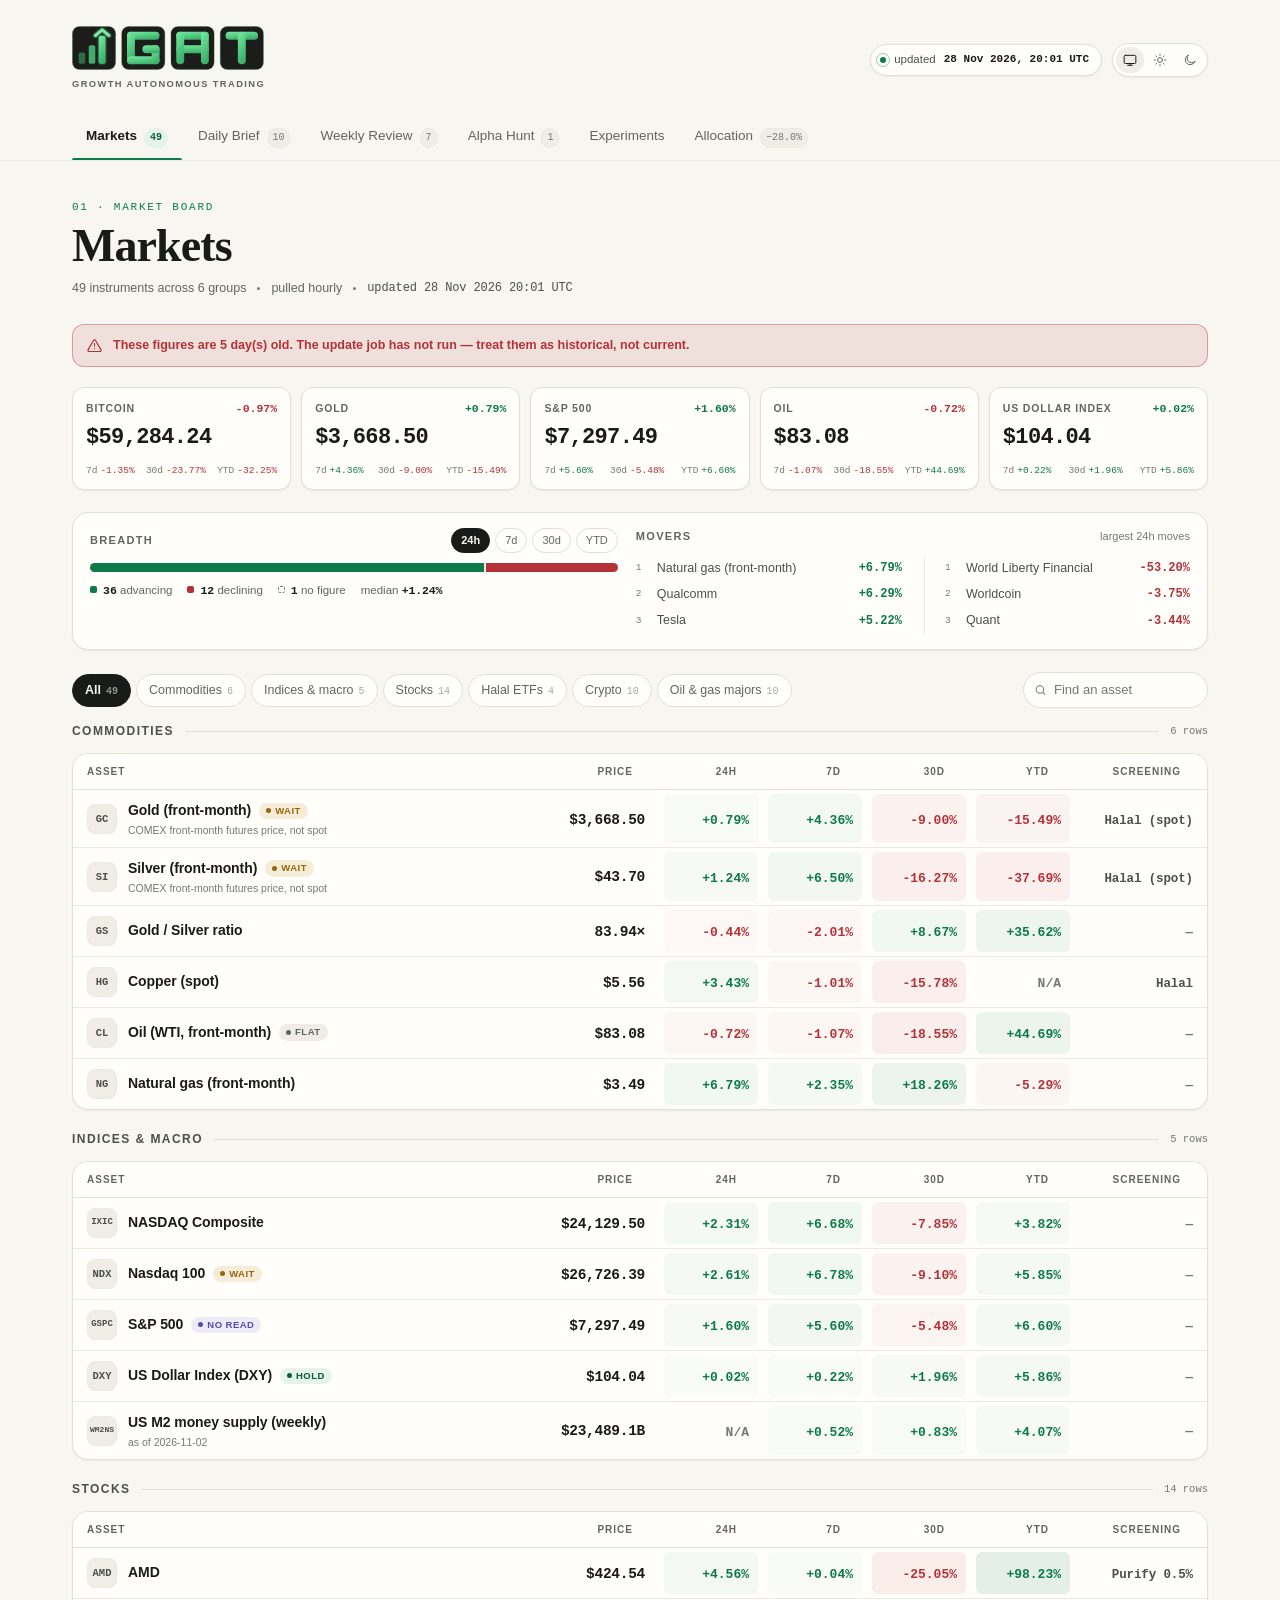
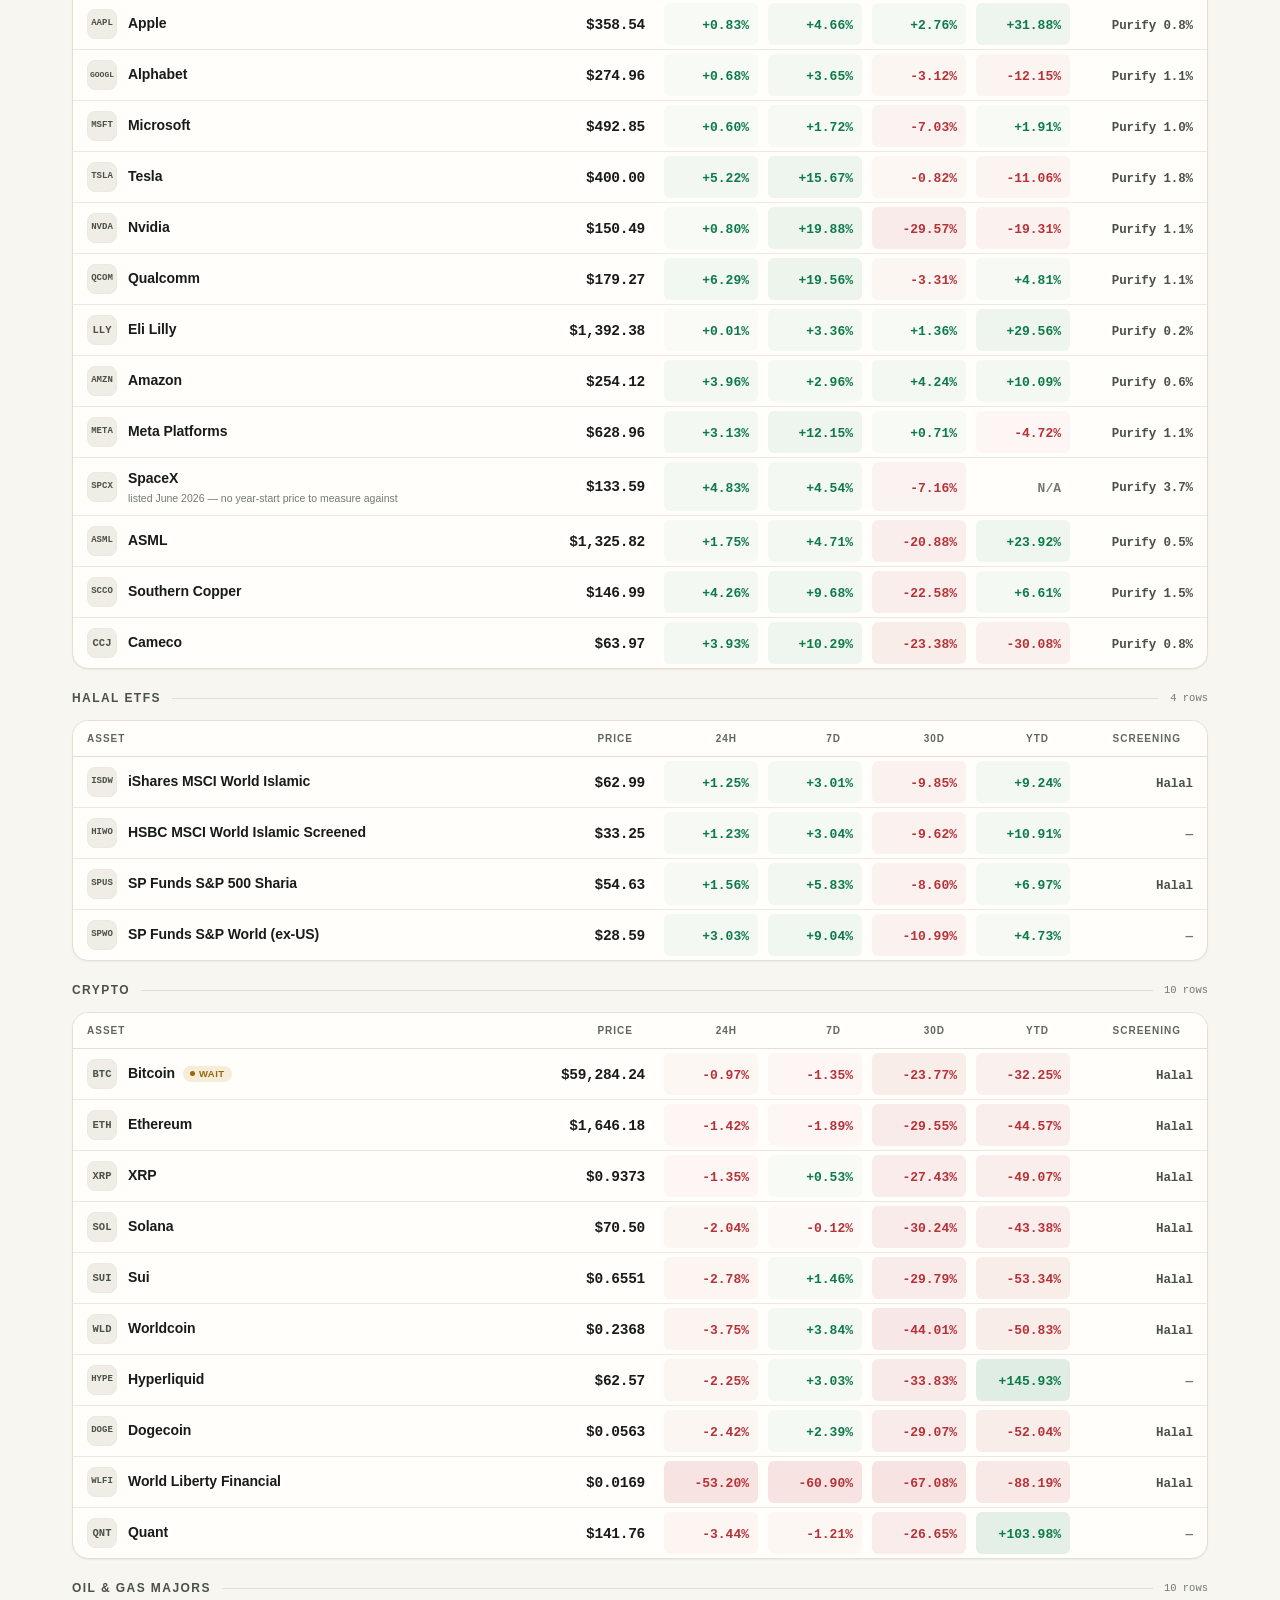
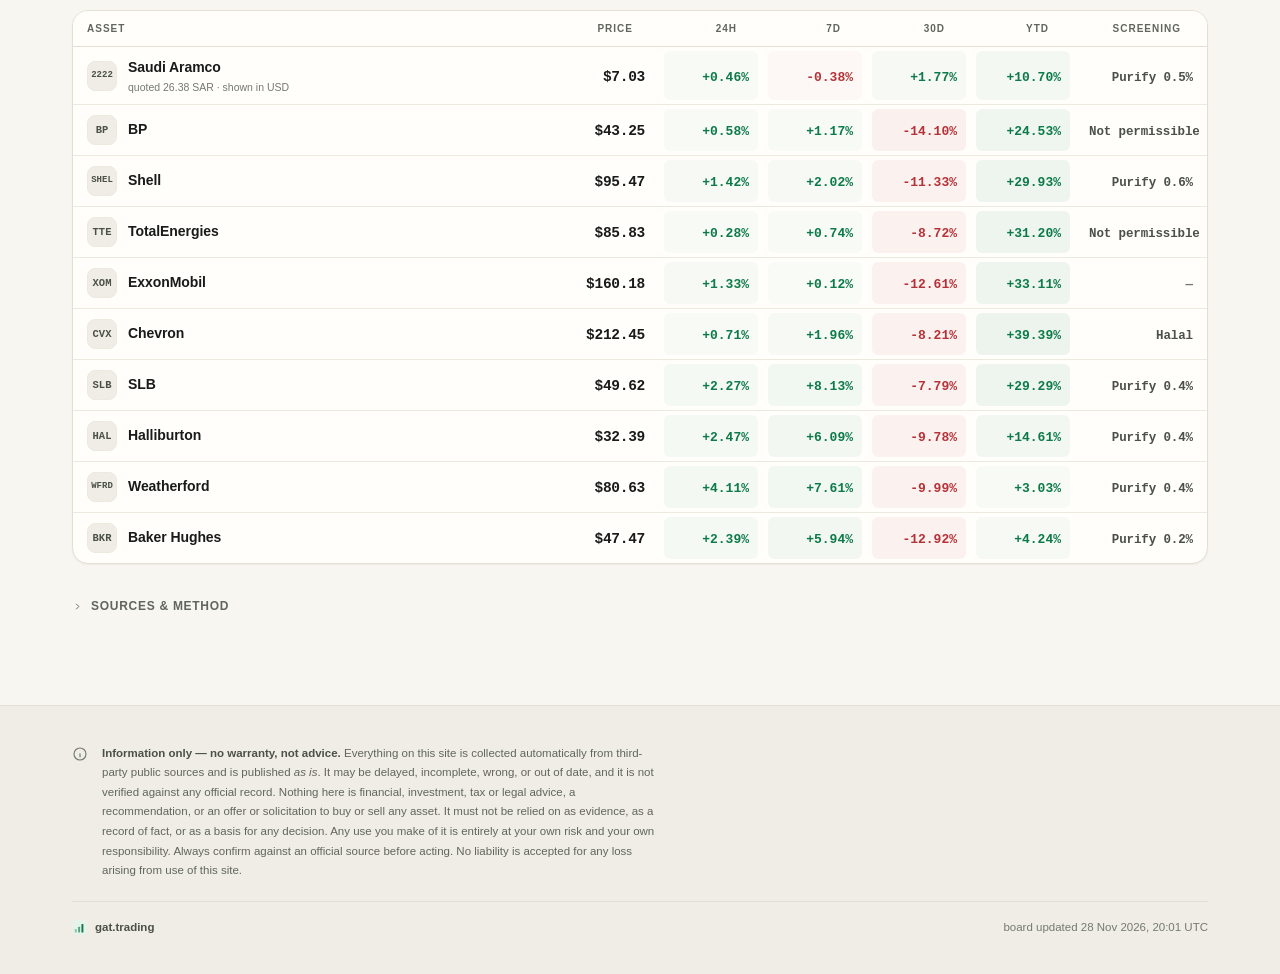
<file: index.html>
<!doctype html>
<html lang="en">
<head>
<meta charset="utf-8">
<meta name="viewport" content="width=device-width, initial-scale=1, viewport-fit=cover">
<title>gat.trading — Growth Autonomous Trading</title>
<meta name="description" content="Asset prices updated hourly, a daily market brief, a weekly review, a counted alpha hunt, the final results of two trading experiments, and an allocation shown only in percent.">
<meta name="color-scheme" content="light dark">
<meta name="theme-color" content="#f7f6f1" media="(prefers-color-scheme: light)">
<meta name="theme-color" content="#0b0d0c" media="(prefers-color-scheme: dark)">
<meta name="apple-mobile-web-app-capable" content="yes">
<meta name="apple-mobile-web-app-title" content="gat.trading">
<meta name="apple-mobile-web-app-status-bar-style" content="black-translucent">
<link rel="icon" href="data:image/svg+xml,<svg xmlns='http://www.w3.org/2000/svg' viewBox='0 0 100 100'><rect width='100' height='100' rx='22' fill='%230d7a4a'/><rect x='20' y='58' width='14' height='26' rx='4' fill='white' opacity='.45'/><rect x='43' y='42' width='14' height='42' rx='4' fill='white' opacity='.7'/><rect x='66' y='24' width='14' height='60' rx='4' fill='white'/></svg>">
<link rel="stylesheet" href="assets/style.css?v=23">
<link rel="stylesheet" href="assets/final.css?v=1">
</head>
<body>

<header class="mast shell">
  <div class="mastrow">
    <div class="lockup">
    <!-- GAT mark. Inline SVG so it stays sharp at any density and adds no request. -->
    <svg class="logo" viewBox="0 0 436 100" role="img" aria-label="GAT" focusable="false">
      <defs>
        <linearGradient id="gatg" x1="0" y1="0" x2="0.35" y2="1">
          <stop offset="0"   stop-color="#74EBA1"/>
          <stop offset="1"   stop-color="#3CB16A"/>
        </linearGradient>
        <filter id="gatglow" x="-60%" y="-60%" width="220%" height="220%">
          <feGaussianBlur stdDeviation="2.6" result="b"/>
          <feMerge><feMergeNode in="b"/><feMergeNode in="SourceGraphic"/></feMerge>
        </filter>
      </defs>

      <!-- tile 1 — ascending bars breaking out -->
      <g transform="translate(0,0)">
        <rect class="tile" x="1" y="1" width="98" height="98" rx="16"/>
        <rect x="15" y="60" width="15" height="26" rx="4" fill="#2E6E47"/>
        <rect x="38" y="44" width="15" height="42" rx="4" fill="#43A96C"/>
        <rect x="61" y="23" width="15" height="63" rx="4" fill="url(#gatg)" filter="url(#gatglow)"/>
        <path d="M53 22 L68.5 8.5 L84 22" fill="none" stroke="#74EBA1" stroke-width="6.5"
              stroke-linecap="round" stroke-linejoin="round" filter="url(#gatglow)"/>
      </g>

      <!-- G -->
      <g transform="translate(112,0)" fill="url(#gatg)">
        <rect class="tile" x="1" y="1" width="98" height="98" rx="16"/>
        <rect x="13" y="13" width="74" height="18" rx="9"/>
        <rect x="13" y="13" width="18" height="74" rx="9"/>
        <rect x="13" y="69" width="74" height="18" rx="9"/>
        <rect x="69" y="44" width="18" height="43" rx="9"/>
        <rect x="48" y="44" width="39" height="18" rx="9"/>
      </g>

      <!-- A -->
      <g transform="translate(224,0)" fill="url(#gatg)">
        <rect class="tile" x="1" y="1" width="98" height="98" rx="16"/>
        <rect x="13" y="13" width="74" height="18" rx="9"/>
        <rect x="13" y="44" width="74" height="18" rx="9"/>
        <rect x="13" y="13" width="18" height="74" rx="9"/>
        <rect x="69" y="13" width="18" height="74" rx="9"/>
      </g>

      <!-- T -->
      <g transform="translate(336,0)" fill="url(#gatg)">
        <rect class="tile" x="1" y="1" width="98" height="98" rx="16"/>
        <rect x="13" y="13" width="74" height="18" rx="9"/>
        <rect x="41" y="13" width="18" height="74" rx="9"/>
      </g>
    </svg>
      <div class="tagline">Growth Autonomous Trading</div>
    </div>
    <div class="mastright">
      <div class="folio"><span class="pulse"></span><span class="fl-x">updated</span> <b id="folio">loading…</b></div>
      <div class="themer" role="group" aria-label="Colour theme">
        <button id="th-auto" aria-pressed="true" title="Match system">
          <svg viewBox="0 0 24 24"><rect x="2" y="4" width="20" height="14" rx="2"/><path d="M8 21h8M12 18v3"/></svg><span class="sr">Automatic</span></button>
        <button id="th-light" aria-pressed="false" title="Light">
          <svg viewBox="0 0 24 24"><circle cx="12" cy="12" r="4.2"/><path d="M12 2v2M12 20v2M4.9 4.9l1.4 1.4M17.7 17.7l1.4 1.4M2 12h2M20 12h2M4.9 19.1l1.4-1.4M17.7 6.3l1.4-1.4"/></svg><span class="sr">Light</span></button>
        <button id="th-dark" aria-pressed="false" title="Dark">
          <svg viewBox="0 0 24 24"><path d="M20.5 14.6A8.6 8.6 0 1 1 9.4 3.5a6.9 6.9 0 0 0 11.1 11.1Z"/></svg><span class="sr">Dark</span></button>
      </div>
    </div>
  </div>
</header>

<div class="navwrap">
  <nav class="shell tabs" role="tablist" aria-label="Sections">
    <span class="ink" aria-hidden="true"></span>
    <button class="tab" role="tab" aria-selected="true"  aria-controls="p-markets" data-p="markets" id="tab-markets">Markets <span class="k" id="k-markets"></span></button>
    <button class="tab" role="tab" aria-selected="false" aria-controls="p-brief"   data-p="brief"   id="tab-brief">Daily Brief <span class="k" id="k-brief"></span></button>
    <button class="tab" role="tab" aria-selected="false" aria-controls="p-weekly"  data-p="weekly"  id="tab-weekly">Weekly Review <span class="k" id="k-weekly"></span></button>
    <button class="tab" role="tab" aria-selected="false" aria-controls="p-alpha"   data-p="alpha"   id="tab-alpha">Alpha Hunt <span class="k" id="k-alpha"></span></button>
    <button class="tab" role="tab" aria-selected="false" aria-controls="p-experiments" data-p="experiments" id="tab-experiments">Experiments <span class="k" id="k-experiments"></span></button>
    <button class="tab" role="tab" aria-selected="false" aria-controls="p-allocation" data-p="allocation" id="tab-allocation">Allocation <span class="k" id="k-allocation"></span></button>
  </nav>
</div>

<main class="shell">

  <!-- ============ MARKETS ============ -->
  <section class="panel on" id="p-markets" role="tabpanel" aria-labelledby="tab-markets" tabindex="0">
    <div class="phead">
      <div class="no">01 · MARKET BOARD</div>
      <h1>Markets</h1>
      <div class="psub" id="mk-sub"></div>
    </div>
    <div id="status" class="status">Loading market data…</div>
    <div id="mk-vintage"></div>
    <div class="tape" id="mk-tape"></div>
    <div id="mk-breadth"></div>
    <div class="controls" id="mk-controls"></div>
    <div id="mk-tables"></div>

    <details class="notes">
      <summary><svg viewBox="0 0 24 24"><path d="m9 6 6 6-6 6"/></svg>Sources &amp; method</summary>
      <div class="nbody">
      <ul>
        <li><b>How it works.</b> Prices are pulled every hour by a scheduled job and stored. This page reads that stored file — it never calls a price API itself, so it costs nothing to visit and behaves the same at any level of traffic.</li>
        <li><b>Crypto</b> — CoinGecko. <b>Equities, ETFs, indices, DXY, oil &amp; gas</b> — Yahoo Finance; London-listed funds are quoted from their USD lines. <b>Gold, silver</b> — COMEX front-month futures (not spot), price and history. <b>Copper</b> — live spot. <b>US M2</b> — the St.&nbsp;Louis Fed (FRED).</li>
        <li><b>Oil and natural gas</b> are front-month futures. There is no free spot feed for either, and the front-month contract is the price the market actually quotes.</li>
        <li><b>US M2</b> is published weekly and in arrears, so its date is older than the rest of the table and it has no 24h figure. Its changes are measured from the publication date, not from today.</li>
        <li><b>N/A</b> means a figure genuinely cannot be computed yet — not zero. Copper has no free spot history, so its changes fill in as days accumulate. SpaceX listed in June 2026, so it has no year-start price to measure against.</li>
        <li>Percentages come from each source's own history where it exists, so a missed day never distorts a number.</li>
      </ul>
      </div>
    </details>
  </section>

  <!-- ============ DAILY BRIEF ============ -->
  <section class="panel" id="p-brief" role="tabpanel" aria-labelledby="tab-brief" tabindex="0">
    <div class="phead">
      <div class="no">02 · EDITED FOR CONSEQUENCE</div>
      <h1>Daily Brief</h1>
      <div class="psub" id="br-sub"></div>
    </div>
    <div id="briefstatus" class="status">Loading brief…</div>
    <div id="br-stale"></div>
    <div id="br-empty"></div>
    <div id="br-main" hidden>
      <article class="feature" id="br-feature"></article>
      <div class="bgrid">
        <aside class="toc" id="br-toc" aria-label="Sections in this brief"></aside>
        <div id="br-body"></div>
      </div>
    </div>
  </section>

  <!-- ============ WEEKLY REVIEW ============ -->
  <section class="panel" id="p-weekly" role="tabpanel" aria-labelledby="tab-weekly" tabindex="0">
    <div class="phead">
      <div class="no">03 · FROZEN BEFORE, SCORED AFTER</div>
      <h1>Weekly Review</h1>
      <div class="psub" id="wk-sub"></div>
    </div>
    <div id="weeklystatus" class="status">Loading weekly review…</div>
    <div id="wk-notice"></div>
    <div id="wk-empty"></div>
    <div id="wk-mflow-alt"></div>
    <div id="wk-main" hidden>
      <div id="wk-lede"></div>
      <div id="wk-mflow"></div>
      <div class="stitle"><h2>The record</h2><span class="rule"></span><span class="tag">scored by script, never by hand</span></div>
      <div class="record" id="wk-record"></div>
      <div id="wk-calflag"></div>
      <div class="stitle"><h2>Seven instruments</h2><span class="rule"></span><span class="tag" id="wk-astag"></span></div>
      <div class="acards" id="wk-cards"></div>
      <div id="wk-coh"></div>
      <section class="legend">
        <h2>The seven states</h2>
        <div class="legrows" id="wk-legend"></div>
        <p class="legfoot">These describe the market's state, not a portfolio position. Every number on this tab is produced by a deterministic script from frozen, backtested parameters; the written commentary explains those numbers and may never change them. Forecasts are stored before the period they cover and scored after it by script — the record above includes every call, and a declined read is never free.</p>
      </section>
    </div>
  </section>

  <!-- ============ ALPHA HUNT ============ -->
  <section class="panel" id="p-alpha" role="tabpanel" aria-labelledby="tab-alpha" tabindex="0">
    <div class="phead">
      <div class="no">04 · APPEND-ONLY REGISTER</div>
      <h1>Alpha Hunt</h1>
      <div class="psub" id="al-sub"></div>
    </div>
    <div id="alphastatus" class="status">Loading alpha hunt…</div>
    <div id="al-stale"></div>
    <div id="al-empty-state"></div>
    <div id="al-main" hidden>
      <div class="stitle"><h2>The count</h2><span class="rule"></span><span class="tag">counts, never rates</span></div>
      <div class="ledger" id="al-ledger"></div>
      <div id="al-statement"></div>
      <div id="al-empty"></div>
      <div id="al-calls"></div>
      <div class="stitle"><h2>How the hunt works</h2><span class="rule"></span></div>
      <div class="principles">
        <div class="pr">
          <h4><svg viewBox="0 0 24 24"><path d="M12 3 3 7.5v5c0 4.6 3.8 8.4 9 9.5 5.2-1.1 9-4.9 9-9.5v-5Z"/><path d="m9 12 2 2 4-4"/></svg>One way to be wrong</h4>
          <p>A call is a disagreement with a stated, cited consensus — and it is born with the one observable that would prove it wrong, written down before anyone knows the answer.</p>
        </div>
        <div class="pr">
          <h4><svg viewBox="0 0 24 24"><path d="M4 5h11l5 5v9a1 1 0 0 1-1 1H4a1 1 0 0 1-1-1V6a1 1 0 0 1 1-1Z"/><path d="M14 5v5h5M7 14h8M7 17h5"/></svg>Never edited</h4>
          <p>Reviews append to the trail every week; a published call's consensus, disagreement, kill condition and arrival marker are never edited. Status judges the idea, not the price: a call can strengthen while its instrument falls.</p>
        </div>
        <div class="pr">
          <h4><svg viewBox="0 0 24 24"><path d="M5 20V9M12 20V4M19 20v-7"/><path d="M3 20h18"/></svg>Counts, never rates</h4>
          <p>With a handful of calls a year, a quoted accuracy figure would be noise wearing a uniform — so this tab refuses to print one. The record above is counts, never rates, by design. No percentage appears here.</p>
        </div>
      </div>
      <section class="legend">
        <h2>The five statuses</h2>
        <div class="legrows" id="al-legend"></div>
      </section>
    </div>
  </section>

  <!-- ============ EXPERIMENTS ============ -->
  <!-- Final since 2026-11-10: both experiments ended 9 Nov 2026. Two fixed reports, no data files, no updates. -->
  <section class="panel" id="p-experiments" role="tabpanel" aria-labelledby="tab-experiments" tabindex="0">
    <div class="phead">
      <div class="no">05 · TWO EXPERIMENTS, FINAL RESULTS</div>
      <h1>Experiments</h1>
      <div class="psub" id="ex-sub"><span>2 experiments, both ended 9 Nov 2026</span><span class="sep"></span><span class="num">final, not updated</span></div>
    </div>

    <div class="xtabs" role="tablist" aria-label="Experiments sections">
      <button class="xtab" role="tab" aria-selected="true"  data-x="mgat">MGAT Alpha v3.1 — Final result</button>
      <button class="xtab" role="tab" aria-selected="false" data-x="hades">Hades — Final result</button>
    </div>

    <div class="xpane on" id="x-mgat" role="tabpanel">
<article class="fr" id="fr-mgat">
  <header class="fr-top">
    <div class="fr-eyebrow"><span class="fr-pill">Final result</span><span>Ended 9 Nov 2026</span><span>Paper money · $8,000</span><span>This page is final and will not change</span></div>
    <h2>MGAT Alpha v3.1: could rule-based trading programs beat simply holding the same coins?</h2>
    <p class="fr-dek">Eight automated programs traded cryptocurrencies on paper, every hour, for eleven weeks, against rules for judging that were written and signed before the first trade. This is the final account of what they did and what it shows.</p>
  </header>

  <section class="fr-sum" aria-label="Summary of results">
    <span class="lbl">Summary of results</span>
    <p class="fr-verdict">No strategy family showed a reliable advantage over holding the same coins after fees. The programs lagged holding while prices rose and lost less while prices fell, which is what holding cash does, not what good trade selection does. The experiment was stopped on 9 November 2026 and will not continue with real money.</p>
    <div class="fr-tiles">
      <div class="fr-tile"><span class="k">Trades closed</span><span class="v">139</span><span class="s">of a planned 200; 7 still open at the stop</span></div>
      <div class="fr-tile"><span class="k">Closed trades, retained</span><span class="v dn">−$227.15</span><span class="s">135 trades; +$170.52 as booked with 4 unverifiable trades</span></div>
      <div class="fr-tile"><span class="k">Account value</span><span class="v">$8,154.90</span><span class="s">+1.9% as booked, open positions included</span></div>
      <div class="fr-tile"><span class="k">Profit factor</span><span class="v dn">0.78</span><span class="s">dollars won per dollar lost, 135 trades</span></div>
    </div>
    <ul class="fr-points">
      <li><b>Formal verdict: inconclusive for all four families.</b> The outside price check that was meant to confirm every trade confirmed none of them, so under the signed rules no family could pass or fail.</li>
      <li><b>Picking small coins lost.</b> The two small-coin families (BC, MED) lost money in the falling segment and had the largest samples.</li>
      <li><b>The AI adviser could not tell winners from losers.</b> Trades it approved and trades it rejected lost almost the same (−5.3% and −5.5%).</li>
      <li><b>Three independent AI readers</b>, from three different companies, read the frozen records and all recommended ending the experiment.</li>
    </ul>
  </section>

  <section class="fr-sec">
    <h3><span class="n">1</span>The experiment</h3>
    <p>MGAT tested one question: <b>does an automated trading program earn more than an investor who buys the same coins and holds them?</b> Version 3.1 removed everything except the trading logic. It traded on paper: real market prices, simulated money, no slippage. That made the rules the only thing being tested.</p>
    <p>A dedicated computer ran one decision round every hour, day and night. It held <b>$8,000 of paper money in eight programs of $1,000 each</b>: one each for the L1, BC and MED families and five for DEX, one per blockchain network. Each purchase used 15% of a program's available cash (minimum $20, maximum $600), at most three positions per program, with exchange fees of 0.1% to 0.3% charged on every buy and sell.</p>
    <div class="fr-tw"><table class="frt">
      <caption><b>The four strategy families.</b> Each family is a separate hypothesis with its own entry and exit rules.</caption>
      <tr><th>Family</th><th class="l">What it bought</th><th>Take-profit</th><th>Stop-loss</th><th>Time limit</th></tr>
      <tr><td>L1</td><td class="l">20 of the largest coins (Bitcoin, Ether, Solana and others) when up 2% in 24 hours and above their 20-day average</td><td>+12%</td><td>−8%</td><td>7 days</td></tr>
      <tr><td>DEX</td><td class="l">New tokens on decentralised exchanges with rising price and enough trading; five programs, but only the Sui and BNB Chain ones ever traded</td><td>+25%</td><td>−12%</td><td>3 days</td></tr>
      <tr><td>BC</td><td class="l">Coins worth over $100 million, up 3% in 24 hours, with a guard against buying a sharp fall</td><td>+20%</td><td>−10%</td><td>7 days</td></tr>
      <tr><td>MED</td><td class="l">Coins that had been heavily sold (14-day RSI of 35 or less) or had just closed back above their 20-day average</td><td>+15%</td><td>−10%</td><td>14 days</td></tr>
    </table></div>
    <p>Two AI advisers recorded an opinion on trades without any power to change them: a simple built-in rule from the start, and from 13 October a large language model (Sonnet).</p>
  </section>

  <section class="fr-sec">
    <h3><span class="n">2</span>Test period and how it was judged</h3>
    <p>The programs traded from <b>25 August to 8 November 2026</b>. The operator stopped the run on 9 November at 20:26 UTC, at 139 of the 200 planned trades; the books were frozen and fingerprinted at that moment. The rules for judging were signed before the first trade, so the results could not be read selectively afterwards:</p>
    <ul>
      <li>The run ends at 200 closed trades, on 30 January 2027, or earlier by the operator.</li>
      <li>A software repair on 7 October splits the run into <b>segment 1</b> (before) and <b>segment 2</b> (after). Each family is judged on segment 2 alone and the two are never pooled.</li>
      <li>A family passes only with at least 30 trades, a positive average after fees, a positive average even without its two best trades, and a better yearly return than both the Nasdaq-100 and the S&amp;P 500.</li>
      <li>Every trade must be confirmed by a separate, outside price record.</li>
    </ul>
    <p>Reaching 200 trades would have taken about five more weeks, and no family was close enough to the pass line for those trades to change the answer, so the run was stopped early.</p>
  </section>

  <section class="fr-sec">
    <h3><span class="n">3</span>Results</h3>
    <h4>The fleet as a whole</h4>
    <p>The 139 closed trades booked <b>+$170.52</b>. Four of them, on BNB Chain, took their prices from a single source that could not be cross-checked; one alone booked +$515.83. The signed rules exclude them. <b>The 135 retained trades lost $227.15</b>, an average of −1.4% per trade after fees, with 34% of trades profitable. At the stop the account stood at $8,154.90, including 7 open positions bought for $728.11. The largest fall from a peak was 5.4% as booked, 11.2% without the four unverifiable trades.</p>
    <figure class="fr-fig"><div class="sc"><svg class="frc" viewBox="0 0 760 330" role="img" aria-label="MGAT account value against Bitcoin, both indexed to 100 on 25 August 2026" xmlns="http://www.w3.org/2000/svg"><line x1="50.0" y1="294.0" x2="632.0" y2="294.0" class="g"/><text x="42.0" y="298.0" class="t" text-anchor="end">92.5</text><line x1="50.0" y1="254.6" x2="632.0" y2="254.6" class="g"/><text x="42.0" y="258.6" class="t" text-anchor="end">95</text><line x1="50.0" y1="215.1" x2="632.0" y2="215.1" class="g"/><text x="42.0" y="219.1" class="t" text-anchor="end">97.5</text><line x1="50.0" y1="175.7" x2="632.0" y2="175.7" class="g"/><text x="42.0" y="179.7" class="t" text-anchor="end">100</text><line x1="50.0" y1="136.3" x2="632.0" y2="136.3" class="g"/><text x="42.0" y="140.3" class="t" text-anchor="end">102.5</text><line x1="50.0" y1="96.9" x2="632.0" y2="96.9" class="g"/><text x="42.0" y="100.9" class="t" text-anchor="end">105</text><line x1="50.0" y1="57.4" x2="632.0" y2="57.4" class="g"/><text x="42.0" y="61.4" class="t" text-anchor="end">107.5</text><line x1="50.0" y1="18.0" x2="632.0" y2="18.0" class="g"/><text x="42.0" y="22.0" class="t" text-anchor="end">110</text><line x1="50.0" y1="175.7" x2="632.0" y2="175.7" class="z"/><line x1="383.7" y1="18.0" x2="383.7" y2="294.0" class="m"/><text x="389.7" y="30.0" class="t" text-anchor="start">repair, 7 Oct</text><text x="104.3" y="314.0" class="t" text-anchor="middle">1 Sep</text><text x="337.1" y="314.0" class="t" text-anchor="middle">1 Oct</text><text x="577.7" y="314.0" class="t" text-anchor="middle">1 Nov</text><path d="M50.0,175.7 L57.8,166.0 L65.5,141.4 L73.3,189.6 L81.0,181.9 L88.8,192.9 L96.6,174.9 L104.3,197.8 L112.1,199.8 L119.8,120.9 L127.6,153.2 L135.4,149.8 L143.1,139.5 L150.9,164.2 L158.6,177.4 L166.4,180.4 L174.2,215.3 L181.9,202.1 L189.7,201.0 L197.4,209.8 L205.2,182.7 L213.0,233.8 L220.7,222.6 L228.5,218.3 L236.2,128.6 L244.0,121.3 L251.8,122.7 L259.5,13.4 L267.3,21.7 L275.0,58.1 L282.8,57.8 L290.6,64.0 L298.3,57.4 L306.1,56.6 L313.8,76.1 L321.6,72.8 L329.4,73.6 L337.1,48.4 L344.9,55.7 L352.6,50.9 L360.4,15.2 L368.2,30.6 L375.9,34.9 L383.7,79.7 L391.4,111.1 L399.2,93.5 L407.0,86.4 L414.7,70.6 L422.5,109.2 L430.2,82.7 L438.0,112.6 L445.8,101.3 L453.5,113.9 L461.3,116.4 L469.0,103.9 L476.8,107.5 L484.6,85.6 L492.3,64.2 L500.1,117.9 L507.8,122.5 L515.6,128.5 L523.4,143.3 L531.1,143.4 L538.9,128.1 L546.6,119.4 L554.4,186.7 L562.2,199.2 L569.9,194.9 L577.7,179.4 L585.4,210.3 L593.2,197.5 L601.0,136.3 L608.7,224.9 L616.5,229.8 L624.2,229.4 L632.0,249.8" style="fill:none;stroke:var(--faint);stroke-width:2;stroke-linejoin:round"/><path d="M50.0,175.7 L57.8,178.3 L65.5,178.1 L73.3,185.7 L81.0,190.3 L88.8,195.3 L96.6,183.3 L104.3,181.0 L112.1,177.4 L119.8,171.2 L127.6,169.7 L135.4,156.7 L143.1,154.8 L150.9,150.2 L158.6,151.0 L166.4,165.1 L174.2,163.2 L181.9,161.3 L189.7,188.1 L197.4,193.1 L205.2,189.1 L213.0,202.6 L220.7,208.5 L228.5,203.6 L236.2,182.5 L244.0,177.2 L251.8,175.7 L259.5,164.3 L267.3,161.6 L275.0,171.8 L282.8,171.1 L290.6,153.0 L298.3,157.3 L306.1,154.4 L313.8,154.8 L321.6,157.1 L329.4,56.6 L337.1,59.8 L344.9,61.4 L352.6,55.0 L360.4,50.6 L368.2,52.4 L375.9,55.8 L383.7,68.2 L391.4,73.5 L399.2,68.4 L407.0,70.8 L414.7,74.4 L422.5,89.4 L430.2,95.6 L438.0,100.0 L445.8,99.8 L453.5,101.6 L461.3,102.9 L469.0,112.2 L476.8,110.2 L484.6,108.0 L492.3,108.1 L500.1,103.0 L507.8,101.6 L515.6,97.7 L523.4,104.2 L531.1,108.0 L538.9,104.0 L546.6,105.5 L554.4,117.4 L562.2,119.1 L569.9,120.8 L577.7,120.2 L585.4,124.7 L593.2,122.6 L601.0,120.1 L608.7,133.0 L616.5,132.8 L624.2,134.9 L632.0,140.8" style="fill:none;stroke:var(--blue);stroke-width:1.6;stroke-linejoin:round;stroke-dasharray:5 4;opacity:0.6"/><path d="M50.0,175.7 L57.8,178.3 L65.5,178.1 L73.3,185.7 L81.0,190.3 L88.8,195.3 L96.6,183.3 L104.3,181.0 L112.1,177.4 L119.8,171.2 L127.6,169.7 L135.4,156.7 L143.1,154.8 L150.9,150.2 L158.6,151.0 L166.4,165.1 L174.2,163.2 L181.9,161.3 L189.7,158.3 L197.4,163.3 L205.2,159.3 L213.0,172.8 L220.7,178.7 L228.5,173.8 L236.2,152.7 L244.0,147.4 L251.8,145.9 L259.5,134.5 L267.3,131.8 L275.0,142.0 L282.8,141.3 L290.6,123.2 L298.3,127.5 L306.1,124.6 L313.8,125.0 L321.6,127.3 L329.4,128.9 L337.1,132.2 L344.9,133.8 L352.6,127.4 L360.4,123.0 L368.2,124.8 L375.9,128.1 L383.7,140.6 L391.4,145.9 L399.2,140.8 L407.0,143.2 L414.7,146.8 L422.5,161.8 L430.2,168.0 L438.0,172.4 L445.8,172.2 L453.5,174.0 L461.3,175.3 L469.0,184.6 L476.8,182.5 L484.6,180.4 L492.3,180.4 L500.1,187.1 L507.8,185.7 L515.6,181.8 L523.4,182.9 L531.1,186.8 L538.9,182.8 L546.6,184.3 L554.4,196.2 L562.2,197.9 L569.9,199.6 L577.7,199.0 L585.4,203.4 L593.2,201.3 L601.0,198.9 L608.7,211.8 L616.5,211.6 L624.2,213.7 L632.0,219.6" style="fill:none;stroke:var(--blue);stroke-width:2.4;stroke-linejoin:round"/><circle cx="632.0" cy="140.8" r="4.5" style="fill:var(--blue);stroke:var(--card);stroke-width:2"/><text x="642.0" y="144.8" class="t" text-anchor="start">As booked 102.2</text><circle cx="632.0" cy="219.6" r="4.5" style="fill:var(--blue);stroke:var(--card);stroke-width:2"/><text x="642.0" y="223.6" class="tk" text-anchor="start">Adjusted 97.2</text><circle cx="632.0" cy="249.8" r="4.5" style="fill:var(--faint);stroke:var(--card);stroke-width:2"/><text x="642.0" y="253.8" class="t" text-anchor="start">Bitcoin 95.3</text></svg></div><figcaption><b>Account value against Bitcoin, both indexed to 100 on 25 August.</b> Adjusted: account value minus the profit of the four unverifiable trades (ends at 97.2). As booked: exactly as recorded (102.2). Bitcoin ended at 95.3. Last hourly record 8 November. The fleet fell less than Bitcoin mainly because it held cash much of the time.</figcaption></figure>
    <h4>By strategy family</h4>
    <figure class="fr-fig"><div class="sc"><svg class="frc" viewBox="0 0 760 320" role="img" aria-label="Cumulative profit and loss of each MGAT family in dollars" xmlns="http://www.w3.org/2000/svg"><line x1="62.0" y1="284.0" x2="648.0" y2="284.0" class="g"/><text x="54.0" y="288.0" class="t" text-anchor="end">−$200</text><line x1="62.0" y1="239.7" x2="648.0" y2="239.7" class="g"/><text x="54.0" y="243.7" class="t" text-anchor="end">−$150</text><line x1="62.0" y1="195.3" x2="648.0" y2="195.3" class="g"/><text x="54.0" y="199.3" class="t" text-anchor="end">−$100</text><line x1="62.0" y1="151.0" x2="648.0" y2="151.0" class="g"/><text x="54.0" y="155.0" class="t" text-anchor="end">−$50</text><line x1="62.0" y1="106.7" x2="648.0" y2="106.7" class="g"/><text x="54.0" y="110.7" class="t" text-anchor="end">$0</text><line x1="62.0" y1="62.3" x2="648.0" y2="62.3" class="g"/><text x="54.0" y="66.3" class="t" text-anchor="end">$50</text><line x1="62.0" y1="18.0" x2="648.0" y2="18.0" class="g"/><text x="54.0" y="22.0" class="t" text-anchor="end">$100</text><line x1="62.0" y1="106.7" x2="648.0" y2="106.7" class="z"/><line x1="393.6" y1="18.0" x2="393.6" y2="284.0" class="m"/><text x="399.6" y="30.0" class="t" text-anchor="start">repair, 7 Oct</text><text x="116.0" y="304.0" class="t" text-anchor="middle">1 Sep</text><text x="347.3" y="304.0" class="t" text-anchor="middle">1 Oct</text><text x="586.3" y="304.0" class="t" text-anchor="middle">1 Nov</text><path d="M62.0,106.7 L116.0,110.6 L116.0,112.9 L116.0,116.2 L162.2,102.2 L169.9,102.9 L185.4,100.9 L247.1,100.8 L247.1,94.2 L254.8,90.1 L262.5,77.2 L301.0,73.4 L316.4,59.4 L324.2,59.8 L324.2,52.4 L393.6,55.5 L393.6,57.3 L393.6,57.3 L432.1,70.8 L555.5,74.2 L570.9,84.3 L617.2,94.6 L640.3,109.1 L648.0,109.1" style="fill:none;stroke:var(--blue);stroke-width:2;stroke-linejoin:round"/><path d="M62.0,106.7 L100.6,114.6 L154.5,106.0 L262.5,79.0 L316.4,50.7 L324.2,24.2 L393.6,39.1 L439.8,50.3 L486.1,55.6 L648.0,55.6" style="fill:none;stroke:var(--gold);stroke-width:2;stroke-linejoin:round"/><path d="M62.0,106.7 L62.0,116.8 L69.7,128.3 L85.1,141.0 L85.1,155.1 L92.8,167.3 L108.3,148.4 L123.7,128.4 L139.1,123.0 L146.8,102.8 L146.8,114.5 L146.8,95.1 L146.8,71.9 L162.2,48.1 L177.7,62.3 L177.7,56.4 L185.4,68.7 L193.1,46.6 L200.8,46.7 L208.5,24.7 L223.9,36.3 L231.6,48.2 L231.6,78.8 L231.6,90.7 L239.3,107.7 L247.1,79.9 L247.1,58.2 L270.2,33.4 L293.3,26.4 L293.3,40.5 L301.0,20.9 L324.2,15.4 L347.3,23.5 L355.0,32.3 L378.1,9.2 L378.1,10.6 L393.6,23.1 L393.6,36.0 L393.6,47.4 L401.3,67.3 L401.3,79.3 L409.0,55.8 L424.4,71.0 L432.1,66.6 L439.8,78.0 L439.8,89.5 L439.8,100.1 L447.5,113.0 L447.5,124.8 L447.5,136.1 L455.2,146.6 L455.2,157.0 L455.2,135.9 L478.4,146.6 L478.4,156.9 L478.4,170.1 L509.2,165.8 L516.9,140.7 L516.9,150.9 L524.6,162.0 L532.3,142.9 L532.3,147.4 L563.2,158.0 L563.2,168.2 L570.9,178.3 L570.9,189.9 L578.6,199.7 L586.3,180.5 L586.3,192.2 L632.6,202.2 L632.6,212.9 L632.6,216.7 L640.3,221.8 L648.0,221.8" style="fill:none;stroke:var(--violet);stroke-width:2;stroke-linejoin:round"/><path d="M62.0,106.7 L85.1,123.2 L100.6,133.3 L108.3,99.9 L169.9,108.8 L169.9,109.2 L177.7,137.0 L185.4,148.7 L208.5,160.5 L277.9,145.9 L285.6,131.4 L285.6,142.5 L285.6,132.6 L308.7,117.6 L324.2,128.4 L339.6,139.0 L393.6,139.4 L401.3,150.7 L401.3,161.3 L424.4,171.5 L432.1,171.1 L447.5,180.9 L447.5,190.8 L470.7,176.3 L478.4,186.4 L478.4,196.2 L486.1,206.1 L540.1,215.7 L563.2,225.0 L570.9,236.4 L578.6,223.7 L594.0,233.0 L594.0,232.2 L601.7,241.5 L648.0,241.5" style="fill:none;stroke:var(--amber);stroke-width:2;stroke-linejoin:round"/><circle cx="648.0" cy="55.6" r="4.5" style="fill:var(--gold);stroke:var(--card);stroke-width:2"/><text x="658.0" y="59.6" class="tk" text-anchor="start">DEX +$58</text><circle cx="648.0" cy="109.1" r="4.5" style="fill:var(--blue);stroke:var(--card);stroke-width:2"/><text x="658.0" y="113.1" class="tk" text-anchor="start">L1 −$3</text><circle cx="648.0" cy="221.8" r="4.5" style="fill:var(--violet);stroke:var(--card);stroke-width:2"/><text x="658.0" y="225.8" class="tk" text-anchor="start">BC −$130</text><circle cx="648.0" cy="241.5" r="4.5" style="fill:var(--amber);stroke:var(--card);stroke-width:2"/><text x="658.0" y="245.5" class="tk" text-anchor="start">MED −$152</text></svg></div><figcaption><b>Cumulative profit and loss of each family, in dollars,</b> unverifiable trades excluded. BC and MED drifted down after the October market peak, L1 gave back its earlier gains, and DEX rests on only eight trades.</figcaption></figure>
    <div class="fr-tw"><table class="frt">
      <caption><b>Results by family and segment, after fees.</b> "Without best 2" removes each group's two best trades, to test whether a result depends on a lucky few.</caption>
      <tr><th>Family</th><th class="l">Period</th><th>Trades</th><th>Win rate</th><th>Average per trade</th><th>Without best 2</th><th>Profit / loss</th></tr>
      <tr><td>L1</td><td class='l'>Segment 1 · 25 Aug–7 Oct</td><td>17</td><td>53%</td><td><span class="up">+2.8%</span></td><td><span class="up">+1.5%</span></td><td><span class="up">+$55.65</span></td></tr><tr><td>L1</td><td class='l'>Segment 2 · 7 Oct–8 Nov</td><td>5</td><td>0%</td><td><span class="dn">−8.3%</span></td><td><span class="dn">−10.2%</span></td><td><span class="dn">−$58.45</span></td></tr><tr><td>DEX</td><td class='l'>Segment 1 · 25 Aug–7 Oct</td><td>6</td><td>67%</td><td><span class="up">+9.0%</span></td><td><span class="up">+2.6%</span></td><td><span class="up">+$76.21</span></td></tr><tr><td>DEX</td><td class='l'>Segment 2 · 7 Oct–8 Nov</td><td>2</td><td>0%</td><td><span class="dn">−5.8%</span></td><td>—</td><td><span class="dn">−$18.61</span></td></tr><tr><td>BC</td><td class='l'>Segment 1 · 25 Aug–7 Oct</td><td>40</td><td>45%</td><td><span class="up">+1.4%</span></td><td><span class="up">+0.1%</span></td><td><span class="up">+$49.33</span></td></tr><tr><td>BC</td><td class='l'>Segment 2 · 7 Oct–8 Nov</td><td>32</td><td>19%</td><td><span class="dn">−4.9%</span></td><td><span class="dn">−6.8%</span></td><td><span class="dn">−$179.19</span></td></tr><tr><td>MED</td><td class='l'>Segment 1 · 25 Aug–7 Oct</td><td>18</td><td>33%</td><td><span class="dn">−2.0%</span></td><td><span class="dn">−5.4%</span></td><td><span class="dn">−$49.22</span></td></tr><tr><td>MED</td><td class='l'>Segment 2 · 7 Oct–8 Nov</td><td>15</td><td>20%</td><td><span class="dn">−6.4%</span></td><td><span class="dn">−9.8%</span></td><td><span class="dn">−$102.87</span></td></tr><tr class='tot'><td>All</td><td class='l'>25 Aug–8 Nov</td><td>135</td><td>34%</td><td><span class="dn">−1.4%</span></td><td><span class="dn">−1.9%</span></td><td><span class="dn">−$227.15</span></td></tr>
    </table></div>
    <p>In segment 2, the period the rules judge, only BC reached 30 trades, and it lost 4.9% per trade. L1 (5 trades), DEX (2) and MED (15) never reached the minimum.</p>
    <h4>Against simply holding the same coins</h4>
    <figure class="fr-fig"><div class="sc"><svg class="frc" viewBox="0 0 760 346" role="img" aria-label="Strategy result against holding the same coins over the same dates" xmlns="http://www.w3.org/2000/svg"><rect x="200" y="10" width="12" height="12" rx="2" style="fill:var(--blue)"/><text x="218.0" y="20.0" class="t" text-anchor="start">following the strategy</text><rect x="390" y="10" width="12" height="12" rx="2" style="fill:var(--faint)"/><text x="408.0" y="20.0" class="t" text-anchor="start">holding the same coins</text><text x="752.0" y="20.0" class="t" text-anchor="end">difference</text><line x1="200.0" y1="34.0" x2="200.0" y2="312.0" class="g"/><text x="200.0" y="330.0" class="t" text-anchor="middle">−20%</text><line x1="293.6" y1="34.0" x2="293.6" y2="312.0" class="g"/><text x="293.6" y="330.0" class="t" text-anchor="middle">−10%</text><line x1="387.2" y1="34.0" x2="387.2" y2="312.0" class="g"/><text x="387.2" y="330.0" class="t" text-anchor="middle">0</text><line x1="480.8" y1="34.0" x2="480.8" y2="312.0" class="g"/><text x="480.8" y="330.0" class="t" text-anchor="middle">+10%</text><line x1="574.4" y1="34.0" x2="574.4" y2="312.0" class="g"/><text x="574.4" y="330.0" class="t" text-anchor="middle">+20%</text><line x1="668.0" y1="34.0" x2="668.0" y2="312.0" class="g"/><text x="668.0" y="330.0" class="t" text-anchor="middle">+30%</text><line x1="387.2" y1="34.0" x2="387.2" y2="312.0" class="z"/><rect x="387.2" y="44" width="90.6" height="12" rx="2" style="fill:var(--blue)"/><rect x="387.2" y="58" width="157.1" height="12" rx="2" style="fill:var(--faint)"/><text x="8.0" y="61.0" class="t" text-anchor="start"><tspan class="tk b">L1</tspan>  Aug–Oct (seg. 1)</text><text x="752.0" y="61.0" class="tk b" text-anchor="end">−7.1 pts</text><rect x="289.9" y="82" width="97.3" height="12" rx="2" style="fill:var(--blue)"/><rect x="275.5" y="96" width="111.7" height="12" rx="2" style="fill:var(--faint)"/><text x="8.0" y="99.0" class="t" text-anchor="start"><tspan class="tk b">L1</tspan>  Oct–Nov (seg. 2)</text><text x="752.0" y="99.0" class="tk b" text-anchor="end">+1.5 pts</text><rect x="387.2" y="120" width="255.6" height="12" rx="2" style="fill:var(--blue)"/><rect x="387.2" y="134" width="302.1" height="12" rx="2" style="fill:var(--faint)"/><text x="8.0" y="137.0" class="t" text-anchor="start"><tspan class="tk b">DEX</tspan>  Aug–Oct (seg. 1)</text><text x="752.0" y="137.0" class="tk b" text-anchor="end">−5.0 pts</text><rect x="387.2" y="158" width="36.9" height="12" rx="2" style="fill:var(--blue)"/><rect x="387.2" y="172" width="181.0" height="12" rx="2" style="fill:var(--faint)"/><text x="8.0" y="175.0" class="t" text-anchor="start"><tspan class="tk b">BC</tspan>  Aug–Oct (seg. 1)</text><text x="752.0" y="175.0" class="tk b" text-anchor="end">−15.4 pts</text><rect x="324.7" y="196" width="62.5" height="12" rx="2" style="fill:var(--blue)"/><rect x="301.0" y="210" width="86.2" height="12" rx="2" style="fill:var(--faint)"/><text x="8.0" y="213.0" class="t" text-anchor="start"><tspan class="tk b">BC</tspan>  Oct–Nov (seg. 2)</text><text x="752.0" y="213.0" class="tk b" text-anchor="end">+2.5 pts</text><rect x="365.0" y="234" width="22.2" height="12" rx="2" style="fill:var(--blue)"/><rect x="363.5" y="248" width="23.7" height="12" rx="2" style="fill:var(--faint)"/><text x="8.0" y="251.0" class="t" text-anchor="start"><tspan class="tk b">MED</tspan>  Aug–Oct (seg. 1)</text><text x="752.0" y="251.0" class="tk b" text-anchor="end">+0.2 pts</text><rect x="292.9" y="272" width="94.3" height="12" rx="2" style="fill:var(--blue)"/><rect x="276.3" y="286" width="110.9" height="12" rx="2" style="fill:var(--faint)"/><text x="8.0" y="289.0" class="t" text-anchor="start"><tspan class="tk b">MED</tspan>  Oct–Nov (seg. 2)</text><text x="752.0" y="289.0" class="tk b" text-anchor="end">+1.8 pts</text></svg></div><figcaption><b>Strategy result against holding the same coins over the same dates</b> (equal money per coin, held from the first purchase to the last sale in each segment). In the rising segment 1, L1, DEX and BC earned clearly less than holding and MED was level. In the falling segment 2 every family lost slightly less. DEX segment 2 (2 trades) is too small to compare.</figcaption></figure>
    <p>The pattern is the same in every family, which points to its cause: a program that is out of the market much of the time earns less when prices rise and loses less when they fall. Some of that idle cash was built in, since three of the five DEX programs ($3,000 of the $8,000) never made a trade.</p>
    <h4>How trades ended</h4>
    <figure class="fr-fig"><div class="sc"><svg class="frc" viewBox="0 0 760 112" role="img" aria-label="How the 135 retained MGAT trades ended" xmlns="http://www.w3.org/2000/svg"><rect x="8.0" y="10" width="360.7" height="36" rx="4" style="fill:var(--dn)"/><text x="8.0" y="70.0" class="tk b" text-anchor="start">Stop-loss</text><text x="8.0" y="90.0" class="t" text-anchor="start">66 trades · avg −11.7%</text><rect x="371.7" y="10" width="234.0" height="36" rx="4" style="fill:var(--faint)"/><text x="371.7" y="70.0" class="tk b" text-anchor="start">Time limit</text><text x="371.7" y="90.0" class="t" text-anchor="start">43 trades · avg +1.7%</text><rect x="608.7" y="10" width="140.3" height="36" rx="4" style="fill:var(--up)"/><text x="608.7" y="70.0" class="tk b" text-anchor="start">Take-profit</text><text x="608.7" y="90.0" class="t" text-anchor="start">26 trades · avg +19.8%</text></svg></div><figcaption><b>Exits of the 135 retained trades.</b> Half ended at the stop-loss, losing 11.7% on average; take-profits gained 19.8% but were too few to cover them. Prices were checked once an hour, so stops often filled beyond their level.</figcaption></figure>
    <h4>The AI advisers</h4>
    <p>The built-in adviser approved every trade in three families and rejected every trade in the fourth, so it was a label for the family rather than a judgement. The Sonnet adviser was scored on 50 trades: the 5 it approved lost 5.3% on average and the 45 it rejected lost 5.5%. A permutation test gives p ≈ 0.97, meaning the difference is easily explained by chance. Its questions contained only information available at the time of each trade.</p>
  </section>

  <section class="fr-sec">
    <h3><span class="n">4</span>Limits of the evidence</h3>
    <ul>
      <li><b>No outside confirmation.</b> The separate price record stored only the latest price, so it confirmed none of the 139 trades. Every figure is the program's own record.</li>
      <li><b>Small samples.</b> L1 completed 22 trades and DEX 8. A small genuine advantage could hide in numbers this small.</li>
      <li><b>One market cycle.</b> The period held one rise, to early October, and one fall. A sideways market was never tested.</li>
      <li><b>Paper is not real.</b> Fees were modelled, but slippage, minimum order sizes and failed orders were not. Real execution would only lower the results.</li>
    </ul>
  </section>

  <section class="fr-sec">
    <h3><span class="n">5</span>Conclusion</h3>
    <p>On eleven weeks of hourly decisions and 135 retained trades, <b>no MGAT strategy beat holding the same coins</b>. Selecting small coins lost money, the AI adviser had no predictive value, and the one useful behaviour, sitting in cash while prices fell, is a known property of trend-following rules rather than a discovery. The experiment ended on 9 November 2026 and was not moved to real money.</p>
    <p>What remains is the method: rules for judging written before the data, every number re-checked by independent readers, and a plain account of what the data cannot show.</p>
  </section>

  <footer class="fr-end">
    <p><b>Data.</b> Ledger of 146 purchases and 139 sales, frozen 9 Nov 2026 20:26 UTC with SHA-256 fingerprints checked by all three readers. Market prices: daily closes. Averages are simple means of each trade's percentage result after fees; profit factor uses dollars.</p>
    <p><b>Status.</b> Final. This page replaces the weekly reports and the status card and will not be updated.</p>
  </footer>
</article>
    </div>

    <div class="xpane" id="x-hades" role="tabpanel">
<article class="fr" id="fr-hades">
  <header class="fr-top">
    <div class="fr-eyebrow"><span class="fr-pill">Final result</span><span>Ended 9 Nov 2026</span><span>Real money · $130</span><span>This page is final and will not change</span></div>
    <h2>Hades: could an AI program left alone with real money beat simply holding?</h2>
    <p class="fr-dek">One AI program held its own Solana wallet with $130 of real money, decided every hour with no human in the loop, and was told the whole market was open. Four AI set-ups from three makers took turns over eleven weeks. This is the final account.</p>
  </header>

  <section class="fr-sum" aria-label="Summary of results">
    <span class="lbl">Summary of results</span>
    <p class="fr-verdict">No AI model found an advantage over simply holding SOL. Left free, the most capable model made no trade in eight days. Given a deadline, it made three small, planned trades and finished slightly ahead of holding, but short of the five trades the test asked for. The experiment ended on 9 November 2026.</p>
    <div class="fr-tiles">
      <div class="fr-tile"><span class="k">Duration</span><span class="v">77 days</span><span class="s">24 Aug – 9 Nov 2026, hourly decisions</span></div>
      <div class="fr-tile"><span class="k">Final wallet</span><span class="v">$126.70</span><span class="s">$3.30 below the $130 stake, because SOL fell</span></div>
      <div class="fr-tile"><span class="k">Against holding</span><span class="v up">+1.3%</span><span class="s">1.4606 SOL against 1.4423 SOL held</span></div>
      <div class="fr-tile"><span class="k">Real cost</span><span class="v">≈ $10</span><span class="s">plus about $24 of AI usage fees</span></div>
    </div>
    <ul class="fr-points">
      <li><b>No edge found.</b> Over 77 days the wallet ended within about $1.60 of what plain holding would have been worth.</li>
      <li><b>Freedom did not produce action.</b> With every restriction lifted, the model held for eight days without a trade.</li>
      <li><b>It never left one trading pair.</b> Every trade was between SOL and a US-dollar token, because the one exchange route it built for itself covered only that pair.</li>
      <li><b>Every transaction was checked</b> on the public Solana blockchain.</li>
    </ul>
  </section>

  <section class="fr-sec">
    <h3><span class="n">1</span>The experiment</h3>
    <p>MGAT tested fixed rules. Hades tested the opposite idea: <b>give an AI program real money and freedom, and see whether it finds and acts on an advantage that fixed rules miss.</b></p>
    <ul>
      <li><b>Money:</b> $130 of real money, 1.3623 SOL, in a dedicated Solana wallet. A one-time top-up of 0.08 SOL was added later.</li>
      <li><b>Freedom:</b> internet access, its own wallet, and a wake every hour to decide on its own. No human approved or placed any trade.</li>
      <li><b>One rule:</b> the wallet must never reach zero.</li>
      <li><b>Benchmark:</b> simply holding the same SOL, measured in SOL and in dollars at the same moment.</li>
    </ul>
  </section>

  <section class="fr-sec">
    <h3><span class="n">2</span>Test period and stages</h3>
    <p>The experiment ran from <b>24 August to 9 November 2026</b>. The decision-maker changed in five stages, each one designed from what the previous stage showed. The last two stages were formal tests with a pass line set in advance.</p>
    <div class="fr-tw"><table class="frt">
      <caption><b>The five stages.</b> Stages 4 and 5 overlap by a day: the stage-5 deadline was given on 4 November and stage 4 was formally closed on 5 November.</caption>
      <tr><th>Stage</th><th class="l">Decision-maker</th><th class="l">Dates</th><th>Trades</th><th class="l">Result</th></tr>
      <tr><td>1</td><td class="l">DeepSeek</td><td class="l nw">24 Aug – 6 Oct</td><td>12</td><td class="l">$174.13 against $174.29 for holding: level</td></tr>
      <tr><td>2</td><td class="l">Gemini</td><td class="l nw">6 – 12 Oct</td><td>2</td><td class="l">too short to score</td></tr>
      <tr><td>3</td><td class="l">Sonnet, with limits</td><td class="l nw">12 – 27 Oct</td><td>0</td><td class="l">held throughout</td></tr>
      <tr><td>4</td><td class="l">Sonnet, every limit lifted (test 1)</td><td class="l nw">27 Oct – 5 Nov</td><td>0</td><td class="l">test 1 failed: no trade in 8 days</td></tr>
      <tr><td>5</td><td class="l">Sonnet, given a deadline (test 2)</td><td class="l nw">4 – 9 Nov</td><td>3</td><td class="l">+0.63% against holding, but 3 of the 5 trades required: stopped</td></tr>
    </table></div>
    <p><b>Test 1</b> asked whether the model would trade at all once nothing held it back. <b>Test 2</b> asked for at least five trades it could explain, and a finish ahead of holding SOL, by 11 November. It reached three trades, so the experiment was ended on 9 November.</p>
  </section>

  <section class="fr-sec">
    <h3><span class="n">3</span>Results</h3>
    <figure class="fr-fig"><div class="sc"><svg class="frc" viewBox="0 0 760 340" role="img" aria-label="Hades wallet value against simply holding the same SOL, weekly, 24 August to 9 November 2026" xmlns="http://www.w3.org/2000/svg"><rect x="52.0" y="18" width="328.4" height="286.0" class="band"/><text x="216.2" y="32.0" class="t sm" text-anchor="middle">1 DeepSeek</text><rect x="380.4" y="18" width="45.8" height="286.0" class="band2"/><text x="403.3" y="32.0" class="t sm" text-anchor="middle">2</text><rect x="426.2" y="18" width="114.5" height="286.0" class="band"/><text x="483.5" y="32.0" class="t sm" text-anchor="middle">3 Sonnet, limits</text><rect x="540.7" y="18" width="61.1" height="286.0" class="band2"/><text x="571.3" y="32.0" class="t sm" text-anchor="middle">4 free</text><rect x="601.8" y="18" width="38.2" height="286.0" class="band"/><text x="620.9" y="32.0" class="t sm" text-anchor="middle">5</text><line x1="52.0" y1="304.0" x2="640.0" y2="304.0" class="g"/><text x="44.0" y="308.0" class="t" text-anchor="end">$120</text><line x1="52.0" y1="251.2" x2="640.0" y2="251.2" class="g"/><text x="44.0" y="255.2" class="t" text-anchor="end">$130</text><line x1="52.0" y1="198.4" x2="640.0" y2="198.4" class="g"/><text x="44.0" y="202.4" class="t" text-anchor="end">$140</text><line x1="52.0" y1="145.6" x2="640.0" y2="145.6" class="g"/><text x="44.0" y="149.6" class="t" text-anchor="end">$150</text><line x1="52.0" y1="92.8" x2="640.0" y2="92.8" class="g"/><text x="44.0" y="96.8" class="t" text-anchor="end">$160</text><line x1="52.0" y1="40.0" x2="640.0" y2="40.0" class="g"/><text x="44.0" y="44.0" class="t" text-anchor="end">$170</text><line x1="52.0" y1="251.2" x2="640.0" y2="251.2" class="z"/><text x="56.0" y="245.2" class="t sm" text-anchor="start">$130 stake</text><text x="113.1" y="324.0" class="t" text-anchor="middle">1 Sep</text><text x="342.2" y="324.0" class="t" text-anchor="middle">1 Oct</text><text x="578.9" y="324.0" class="t" text-anchor="middle">1 Nov</text><path d="M52.0,251.2 L90.2,180.0 L143.6,188.3 L197.1,160.2 L250.5,97.4 L304.0,13.1 L357.5,22.8 L410.9,100.8 L464.4,150.8 L517.8,158.2 L571.3,208.8 L624.7,260.0 L640.0,277.0" style="fill:none;stroke:var(--faint);stroke-width:2;stroke-linejoin:round;stroke-dasharray:5 4"/><path d="M52.0,251.2 L90.2,178.0 L143.6,181.9 L197.1,147.3 L250.5,92.9 L304.0,8.7 L357.5,18.5 L410.9,95.5 L464.4,145.8 L517.8,153.2 L571.3,204.2 L624.7,250.2 L640.0,268.6" style="fill:none;stroke:var(--brand);stroke-width:2.4;stroke-linejoin:round"/><circle cx="52.0" cy="251.2" r="2.6" style="fill:var(--brand)"/><circle cx="90.2" cy="178.0" r="2.6" style="fill:var(--brand)"/><circle cx="143.6" cy="181.9" r="2.6" style="fill:var(--brand)"/><circle cx="197.1" cy="147.3" r="2.6" style="fill:var(--brand)"/><circle cx="250.5" cy="92.9" r="2.6" style="fill:var(--brand)"/><circle cx="304.0" cy="8.7" r="2.6" style="fill:var(--brand)"/><circle cx="357.5" cy="18.5" r="2.6" style="fill:var(--brand)"/><circle cx="410.9" cy="95.5" r="2.6" style="fill:var(--brand)"/><circle cx="464.4" cy="145.8" r="2.6" style="fill:var(--brand)"/><circle cx="517.8" cy="153.2" r="2.6" style="fill:var(--brand)"/><circle cx="571.3" cy="204.2" r="2.6" style="fill:var(--brand)"/><circle cx="624.7" cy="250.2" r="2.6" style="fill:var(--brand)"/><circle cx="640.0" cy="268.6" r="2.6" style="fill:var(--brand)"/><circle cx="640.0" cy="268.6" r="4.5" style="fill:var(--brand);stroke:var(--card);stroke-width:2"/><text x="650.0" y="264.6" class="tk b" text-anchor="start">Wallet $126.70</text><text x="650.0" y="289.0" class="t" text-anchor="start">Holding $125.11</text></svg></div><figcaption><b>Wallet value against simply holding the same SOL, in dollars.</b> Weekly readings from the published weekly reports, plus the start and the final on-chain reading of 9 November. The two lines move together because almost all of the wallet stayed in SOL: the market, not the trading, set the result. The peak of $175.92 came with SOL at $121 in late September.</figcaption></figure>
    <p>Measured in dollars, the wallet rose to $175.92 in late September and fell to $126.70 by the end, almost exactly in step with SOL itself (about $95 at the start, $121 at the peak, $86.75 at the end). Holding the same SOL, including the top-up, would have ended at $125.11.</p>
    <figure class="fr-fig"><div class="sc"><svg class="frc" viewBox="0 0 760 150" role="img" aria-label="Hades wallet in SOL: start, holding and final" xmlns="http://www.w3.org/2000/svg"><text x="8.0" y="32.0" class="tk" text-anchor="start">Pinned at the start</text><rect x="270" y="18" width="138.4" height="20" rx="3" style="fill:var(--faint)"/><text x="416.4" y="33.0" class="tk b" text-anchor="start">1.3623 SOL</text><text x="8.0" y="74.0" class="tk" text-anchor="start">Start plus the 0.08 top-up (holding)</text><rect x="270" y="60" width="316.2" height="20" rx="3" style="fill:var(--faint)"/><text x="594.2" y="75.0" class="tk b" text-anchor="start">1.4423 SOL</text><text x="8.0" y="116.0" class="tk" text-anchor="start">Final wallet, SOL-equivalent</text><rect x="270" y="102" width="356.9" height="20" rx="3" style="fill:var(--brand)"/><text x="634.9" y="117.0" class="tk b" text-anchor="start">1.4606 SOL</text><text x="270.0" y="144.0" class="t sm" text-anchor="start">axis starts at 1.30 SOL to show the small differences</text></svg></div><figcaption><b>The wallet counted in SOL.</b> The final wallet held SOL, wrapped SOL and a US-dollar token worth 1.4606 SOL together: 1.3% more than holding the starting SOL plus the top-up. Most of the 7.2% gain over the pinned start is the top-up itself.</figcaption></figure>
    <h4>What the AI models did</h4>
    <ul>
      <li><b>DeepSeek</b> traded most, twelve times in six weeks, and ended level with holding.</li>
      <li><b>Gemini</b> made two trades in six days, too few to judge.</li>
      <li><b>Sonnet, with limits</b>, held for fifteen days. When every limit was lifted it changed its words, not its actions: eight more days, no trade.</li>
      <li><b>Sonnet, given a deadline,</b> acted within the hour. Each trade had a stated reason, size, target and stop, written before execution. It finished 0.63% ahead of holding on about $1 of gains, but its first stated reason was the deadline, not the market.</li>
    </ul>
  </section>

  <section class="fr-sec">
    <h3><span class="n">4</span>Limits of the evidence</h3>
    <ul>
      <li><b>One small wallet.</b> $130 cannot show how an AI program behaves with sums where costs, slippage and risk matter more.</li>
      <li><b>One asset in practice.</b> The program only ever traded SOL against a US-dollar token, so the rest of the market was never tested.</li>
      <li><b>One market phase.</b> SOL rose into late September and fell through October and November.</li>
      <li><b>Changing set-ups.</b> Each stage used a different model or instruction, so no single set-up ran long enough to judge on its own.</li>
    </ul>
  </section>

  <section class="fr-sec">
    <h3><span class="n">5</span>Conclusion</h3>
    <p>Over 77 days with real money, <b>four AI set-ups from three makers found no advantage over simply holding SOL</b>. Given freedom, the most capable model chose not to trade; given a deadline, it traded small and carefully, which is discipline but not evidence of an edge. The real cost was about $10 plus AI usage fees. The experiment ended on 9 November 2026, the wallet was emptied and retired, and no successor is running.</p>
  </section>

  <footer class="fr-end">
    <p><b>Data.</b> Every transaction read from the public Solana blockchain. Final reading 9 Nov 2026 16:47 UTC: 1.4606 SOL-equivalent at SOL $86.745. Weekly values from the eleven published weekly reports.</p>
    <p><b>Status.</b> Final. This page replaces the weekly reports and the status card and will not be updated.</p>
  </footer>
</article>
    </div>
  </section>

  <!-- ============ ALLOCATION ============ -->
  <section class="panel" id="p-allocation" role="tabpanel" aria-labelledby="tab-allocation" tabindex="0">
    <div class="phead">
      <div class="no">06 · REAL WEIGHTS, ONLY IN PERCENT</div>
      <h1>Allocation</h1>
      <div class="psub" id="ac-sub"></div>
    </div>
    <div id="allocstatus" class="status">Loading allocation…</div>
    <div id="ac-stale"></div>
    <div id="ac-empty"></div>
    <div id="ac-main" hidden>
      <div class="stitle"><h2>Full allocation</h2><span class="rule"></span><span class="tag">everything, headline only</span></div>
      <div id="ac-full"></div>

      <div class="stitle"><h2>Running allocation</h2><span class="rule"></span><span class="tag">the monthly plan on its own</span></div>
      <div id="ac-run-head"></div>
      <div class="acsub2">Weights <span>share of the running part</span></div>
      <div class="card" id="ac-weights"></div>
      <div class="acsub2">The quarter <span>plan vs put in, % of the quarter</span></div>
      <div class="card" id="ac-quarter"></div>
      <div class="acsub2">Since the start <span id="ac-linetag"></span></div>
      <div class="card acchart" id="ac-line"></div>
      <div class="acsub2">Week by week <span>ISO weeks</span></div>
      <div class="card acchart" id="ac-weekly"></div>

      <div class="stitle"><h2>Long-term</h2><span class="rule"></span><span class="tag">outside the plan, one card per asset</span></div>
      <div class="acltgrid" id="ac-lt"></div>

      <div class="acfoot" id="ac-foot"></div>

      <details class="notes">
        <summary><svg viewBox="0 0 24 24"><path d="m9 6 6 6-6 6"/></svg>Sources &amp; method</summary>
        <div class="nbody"><ul id="ac-notes"></ul></div>
      </details>
    </div>
  </section>

</main>

<footer>
  <div class="shell footin">
    <div class="discl">
      <svg viewBox="0 0 24 24"><circle cx="12" cy="12" r="9"/><path d="M12 8h.01M11 12h1v4h1"/></svg>
      <p class="disclaimer">
        <b>Information only — no warranty, not advice.</b>
        Everything on this site is collected automatically from third-party public sources and is
        published <i>as is</i>. It may be delayed, incomplete, wrong, or out of date, and it is not
        verified against any official record. Nothing here is financial, investment, tax or legal
        advice, a recommendation, or an offer or solicitation to buy or sell any asset. It must not
        be relied on as evidence, as a record of fact, or as a basis for any decision. Any use you
        make of it is entirely at your own risk and your own responsibility. Always confirm against
        an official source before acting. No liability is accepted for any loss arising from use of
        this site.
      </p>
    </div>
    <div class="footline">
      <span class="b">
        <svg viewBox="0 0 100 100"><rect width="100" height="100" rx="24" fill="var(--wash)"/><rect x="19" y="60" width="13" height="24" rx="4" fill="var(--brand)" opacity=".4"/><rect x="41" y="45" width="13" height="39" rx="4" fill="var(--brand)" opacity=".65"/><rect x="63" y="26" width="13" height="58" rx="4" fill="var(--brand)"/></svg>
        gat.trading
      </span>
      <span id="foot-meta"></span>
    </div>
  </div>
</footer>

<script src="assets/app.js?v=28"></script>
<script data-goatcounter="https://gattrading.goatcounter.com/count" async src="//gc.zgo.at/count.js"></script>
</body>
</html>
</file>
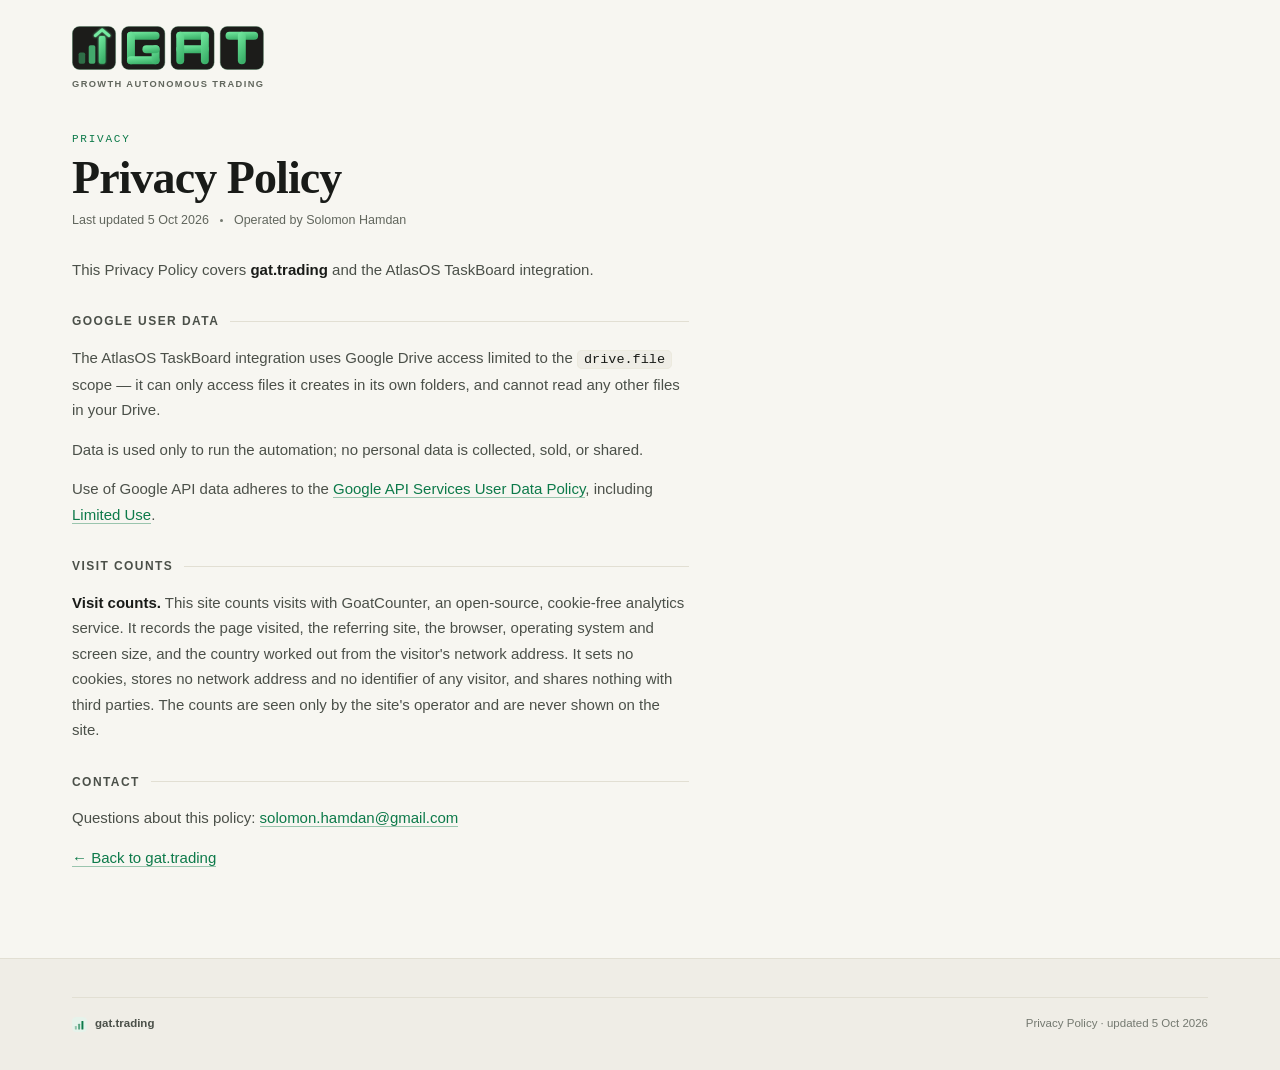
<file: privacy/index.html>
<!doctype html>
<html lang="en">
<head>
<meta charset="utf-8">
<meta name="viewport" content="width=device-width, initial-scale=1, viewport-fit=cover">
<title>Privacy Policy — gat.trading</title>
<meta name="description" content="Privacy Policy for gat.trading and the AtlasOS TaskBoard integration: Google user data, drive.file scope, and Limited Use.">
<meta name="robots" content="index,follow">
<meta name="color-scheme" content="light dark">
<meta name="theme-color" content="#f7f6f1" media="(prefers-color-scheme: light)">
<meta name="theme-color" content="#0b0d0c" media="(prefers-color-scheme: dark)">
<link rel="icon" href="data:image/svg+xml,<svg xmlns='http://www.w3.org/2000/svg' viewBox='0 0 100 100'><rect width='100' height='100' rx='22' fill='%230d7a4a'/><rect x='20' y='58' width='14' height='26' rx='4' fill='white' opacity='.45'/><rect x='43' y='42' width='14' height='42' rx='4' fill='white' opacity='.7'/><rect x='66' y='24' width='14' height='60' rx='4' fill='white'/></svg>">
<link rel="stylesheet" href="/assets/style.css?v=21">
<style>
  /* Prose wrapper — reuses the site's tokens, only constrains measure & spacing. */
  .legal { max-width: 74ch; padding-bottom: 8px; }
  .legal p { font-size: 15px; line-height: 1.7; color: var(--ink2); margin-top: 14px; }
  .legal p:first-of-type { margin-top: 0; }
  .legal b { color: var(--ink); font-weight: 620; }
  .legal code { font-family: var(--mono); font-size: 13.5px; background: var(--bg2); border: 1px solid var(--hair); border-radius: 5px; padding: 1px 6px; color: var(--ink); }
  .legal a { color: var(--brand); text-decoration: none; border-bottom: 1px solid color-mix(in srgb, var(--brand) 40%, transparent); }
  .legal a:hover { border-bottom-color: var(--brand); }
  .legal .stitle { margin-top: 30px; }
  .backhome { margin-top: 26px; font-size: 12.5px; }
</style>
</head>
<body>

<header class="mast shell">
  <div class="mastrow">
    <div class="lockup">
    <!-- GAT mark — same inline SVG as the homepage lockup. -->
    <svg class="logo" viewBox="0 0 436 100" role="img" aria-label="GAT" focusable="false">
      <defs>
        <linearGradient id="gatg" x1="0" y1="0" x2="0.35" y2="1">
          <stop offset="0"   stop-color="#74EBA1"/>
          <stop offset="1"   stop-color="#3CB16A"/>
        </linearGradient>
        <filter id="gatglow" x="-60%" y="-60%" width="220%" height="220%">
          <feGaussianBlur stdDeviation="2.6" result="b"/>
          <feMerge><feMergeNode in="b"/><feMergeNode in="SourceGraphic"/></feMerge>
        </filter>
      </defs>
      <g transform="translate(0,0)">
        <rect class="tile" x="1" y="1" width="98" height="98" rx="16"/>
        <rect x="15" y="60" width="15" height="26" rx="4" fill="#2E6E47"/>
        <rect x="38" y="44" width="15" height="42" rx="4" fill="#43A96C"/>
        <rect x="61" y="23" width="15" height="63" rx="4" fill="url(#gatg)" filter="url(#gatglow)"/>
        <path d="M53 22 L68.5 8.5 L84 22" fill="none" stroke="#74EBA1" stroke-width="6.5"
              stroke-linecap="round" stroke-linejoin="round" filter="url(#gatglow)"/>
      </g>
      <g transform="translate(112,0)" fill="url(#gatg)">
        <rect class="tile" x="1" y="1" width="98" height="98" rx="16"/>
        <rect x="13" y="13" width="74" height="18" rx="9"/>
        <rect x="13" y="13" width="18" height="74" rx="9"/>
        <rect x="13" y="69" width="74" height="18" rx="9"/>
        <rect x="69" y="44" width="18" height="43" rx="9"/>
        <rect x="48" y="44" width="39" height="18" rx="9"/>
      </g>
      <g transform="translate(224,0)" fill="url(#gatg)">
        <rect class="tile" x="1" y="1" width="98" height="98" rx="16"/>
        <rect x="13" y="13" width="74" height="18" rx="9"/>
        <rect x="13" y="44" width="74" height="18" rx="9"/>
        <rect x="13" y="13" width="18" height="74" rx="9"/>
        <rect x="69" y="13" width="18" height="74" rx="9"/>
      </g>
      <g transform="translate(336,0)" fill="url(#gatg)">
        <rect class="tile" x="1" y="1" width="98" height="98" rx="16"/>
        <rect x="13" y="13" width="74" height="18" rx="9"/>
        <rect x="41" y="13" width="18" height="74" rx="9"/>
      </g>
    </svg>
      <div class="tagline">Growth Autonomous Trading</div>
    </div>
  </div>
</header>

<main class="shell">
  <section class="panel on">
    <div class="phead">
      <div class="no">PRIVACY</div>
      <h1>Privacy Policy</h1>
      <div class="psub">
        <span>Last updated 5 Oct 2026</span>
        <span class="sep"></span>
        <span>Operated by Solomon Hamdan</span>
      </div>
    </div>

    <div class="legal">
      <p>This Privacy Policy covers <b>gat.trading</b> and the AtlasOS TaskBoard integration.</p>

      <div class="stitle"><h2>Google user data</h2><span class="rule"></span></div>
      <p>The AtlasOS TaskBoard integration uses Google Drive access limited to the
        <code>drive.file</code> scope — it can only access files it creates in its own
        folders, and cannot read any other files in your Drive.</p>
      <p>Data is used only to run the automation; no personal data is collected, sold, or shared.</p>
      <p>Use of Google API data adheres to the
        <a href="https://developers.google.com/terms/api-services-user-data-policy" target="_blank" rel="noopener">Google API Services User Data Policy</a>,
        including
        <a href="https://developers.google.com/terms/api-services-user-data-policy#additional_requirements_for_specific_api_scopes" target="_blank" rel="noopener">Limited Use</a>.</p>

      <div class="stitle"><h2>Visit counts</h2><span class="rule"></span></div>
      <p><b>Visit counts.</b> This site counts visits with GoatCounter, an open-source, cookie-free
        analytics service. It records the page visited, the referring site, the browser, operating
        system and screen size, and the country worked out from the visitor's network address. It sets
        no cookies, stores no network address and no identifier of any visitor, and shares nothing with
        third parties. The counts are seen only by the site's operator and are never shown on the site.</p>

      <div class="stitle"><h2>Contact</h2><span class="rule"></span></div>
      <p>Questions about this policy: <a href="mailto:solomon.hamdan@gmail.com">solomon.hamdan@gmail.com</a></p>

      <p class="backhome"><a href="/">← Back to gat.trading</a></p>
    </div>
  </section>
</main>

<footer>
  <div class="shell footin">
    <div class="footline">
      <span class="b">
        <svg viewBox="0 0 100 100"><rect width="100" height="100" rx="24" fill="var(--wash)"/><rect x="19" y="60" width="13" height="24" rx="4" fill="var(--brand)" opacity=".4"/><rect x="41" y="45" width="13" height="39" rx="4" fill="var(--brand)" opacity=".65"/><rect x="63" y="26" width="13" height="58" rx="4" fill="var(--brand)"/></svg>
        gat.trading
      </span>
      <span>Privacy Policy · updated 5 Oct 2026</span>
    </div>
  </div>
</footer>

<script data-goatcounter="https://gattrading.goatcounter.com/count" async src="//gc.zgo.at/count.js"></script>
</body>
</html>
</file>
<file: assets/style.css>
/* ============================================================
   gat.trading — stylesheet (Fable redesign, applied 2026-08-22)
   System fonts, inline SVG, no network. Warm ledger paper in light,
   deep green-black in dark; the theme switch on the masthead adds a
   data-theme attribute on <html>, otherwise the system setting rules.
   ============================================================ */

:root {
  color-scheme: light dark;
  --sans: ui-sans-serif, -apple-system, BlinkMacSystemFont, "Segoe UI", Inter, "Helvetica Neue", Arial, sans-serif;
  --serif: "Iowan Old Style", Charter, "Palatino Linotype", Palatino, Georgia, "Source Serif 4", serif;
  --mono: ui-monospace, "SF Mono", "JetBrains Mono", Menlo, Consolas, monospace;

  /* light — warm ledger paper */
  --bg: #f7f6f1;
  --bg2: #efede6;
  --card: #fffefb;
  --card2: #faf9f4;
  --line: #e2dfd3;
  --hair: #eceade;
  --ink: #191b18;
  --ink2: #4b5049;
  --mut: #61665d;
  --faint: #747970;

  --brand: #0d7a4a;
  --brand2: #0a5e39;
  --wash: #e6f3eb;

  --up: #0d7a49;   --upw: rgba(13,122,73,.11);
  --dn: #b53238;   --dnw: rgba(181,50,56,.11);
  --amber: #99650f; --amberw: #f6edd9;
  --violet: #5a4bad; --violetw: #eeebf9;
  --blue: #1f5f9e;  --bluew: #e6f0f9;
  --gold: #8a6a12;  --goldw: #f7f0d8;

  --sh1: 0 1px 2px rgba(25,27,24,.05);
  --sh2: 0 2px 5px rgba(25,27,24,.05), 0 12px 30px -16px rgba(25,27,24,.18);

  --rs: 8px; --rm: 12px; --rl: 16px;
  --pad: clamp(16px, 4vw, 32px);
  --shell: 1200px;
}

@media (prefers-color-scheme: dark) {
  :root:not([data-theme="light"]) {
    --bg: #0b0d0c; --bg2: #0f1210; --card: #141816; --card2: #181c1a;
    --line: #262b27; --hair: #1d221f;
    --ink: #e8ece9; --ink2: #b3bab4; --mut: #8e968f; --faint: #7c847d;
    --brand: #55d896; --brand2: #7ce4b1; --wash: rgba(85,216,150,.12);
    --up: #4bd894; --upw: rgba(75,216,148,.13);
    --dn: #ff7c81; --dnw: rgba(255,124,129,.13);
    --amber: #f0b565; --amberw: rgba(240,181,101,.13);
    --violet: #a99cf5; --violetw: rgba(169,156,245,.13);
    --blue: #74b6f0; --bluew: rgba(116,182,240,.13);
    --gold: #e3c268; --goldw: rgba(227,194,104,.13);
    --sh1: 0 1px 2px rgba(0,0,0,.4);
    --sh2: 0 2px 5px rgba(0,0,0,.35), 0 14px 34px -18px rgba(0,0,0,.75);
  }
}
:root[data-theme="dark"] {
  --bg: #0b0d0c; --bg2: #0f1210; --card: #141816; --card2: #181c1a;
  --line: #262b27; --hair: #1d221f;
  --ink: #e8ece9; --ink2: #b3bab4; --mut: #8e968f; --faint: #7c847d;
  --brand: #55d896; --brand2: #7ce4b1; --wash: rgba(85,216,150,.12);
  --up: #4bd894; --upw: rgba(75,216,148,.13);
  --dn: #ff7c81; --dnw: rgba(255,124,129,.13);
  --amber: #f0b565; --amberw: rgba(240,181,101,.13);
  --violet: #a99cf5; --violetw: rgba(169,156,245,.13);
  --blue: #74b6f0; --bluew: rgba(116,182,240,.13);
  --gold: #e3c268; --goldw: rgba(227,194,104,.13);
  --sh1: 0 1px 2px rgba(0,0,0,.4);
  --sh2: 0 2px 5px rgba(0,0,0,.35), 0 14px 34px -18px rgba(0,0,0,.75);
}

*, *::before, *::after { box-sizing: border-box; }
html { -webkit-text-size-adjust: 100%; }
body {
  margin: 0; background: var(--bg); color: var(--ink);
  font-family: var(--sans); font-size: 15px; line-height: 1.55;
  -webkit-font-smoothing: antialiased; text-rendering: optimizeLegibility;
  overflow-x: hidden;
}
h1,h2,h3,h4,p,ul,ol,figure { margin: 0; }
ul { padding: 0; list-style: none; }
button { font: inherit; color: inherit; background: none; border: 0; cursor: pointer; }
a { color: inherit; }
svg { display: block; }
:focus-visible { outline: 2px solid var(--brand); outline-offset: 2px; border-radius: 4px; }

.num { font-family: var(--mono); font-variant-numeric: tabular-nums; letter-spacing: -.01em; }
.up { color: var(--up); } .dn { color: var(--dn); }
.flat { color: var(--faint); } .na { color: var(--faint); }
.sr { position:absolute; width:1px; height:1px; margin:-1px; padding:0; overflow:hidden; clip:rect(0 0 0 0); white-space:nowrap; border:0; }
.shell { max-width: var(--shell); margin-inline: auto; padding-inline: var(--pad); }

.eyebrow { font-size: 10.5px; font-weight: 660; letter-spacing: .14em; text-transform: uppercase; color: var(--mut); }

/* ---- masthead ---- */
.mast { padding-top: clamp(16px, 3vw, 26px); }
.mastrow { display: flex; align-items: center; justify-content: space-between; gap: 14px; flex-wrap: wrap; }
.lockup { display: flex; align-items: center; gap: 12px; }
.mark { width: 40px; height: 40px; border-radius: 11px; flex: none; }
.word { font-size: clamp(20px, 3.4vw, 25px); font-weight: 700; letter-spacing: .01em; line-height: 1; }
.word i { font-style: normal; color: var(--brand); }
.word span { color: var(--faint); font-weight: 400; }
.tagline { margin-top: 4px; font-size: 9.5px; font-weight: 620; letter-spacing: .19em; text-transform: uppercase; color: var(--mut); }
.mastright { display: flex; align-items: center; gap: 10px; }
.folio {
  display: inline-flex; align-items: center; gap: 8px; padding: 6px 12px 6px 9px;
  border-radius: 999px; background: var(--card); border: 1px solid var(--line);
  box-shadow: var(--sh1); font-size: 11.5px; color: var(--ink2); white-space: nowrap;
}
.folio b { font-family: var(--mono); font-weight: 600; font-size: 11px; color: var(--ink); }
.pulse { width: 6px; height: 6px; border-radius: 50%; background: var(--brand); position: relative; flex: none; }
.pulse::after { content:""; position:absolute; inset:-4px; border-radius:50%; border:1px solid var(--brand); opacity:.4; animation: pw 2.8s ease-out infinite; }
@keyframes pw { 0% { transform: scale(.6); opacity:.5 } 70%,100% { transform: scale(1.5); opacity:0 } }
.themer { display: inline-flex; padding: 3px; gap: 2px; border-radius: 999px; background: var(--card); border: 1px solid var(--line); box-shadow: var(--sh1); }
.themer button { width: 28px; height: 26px; border-radius: 999px; display: grid; place-items: center; color: var(--mut); }
.themer button:hover { color: var(--ink); }
.themer button[aria-pressed="true"] { background: var(--bg2); color: var(--ink); }
.themer svg { width: 14px; height: 14px; stroke: currentColor; fill: none; stroke-width: 1.7; stroke-linecap: round; stroke-linejoin: round; }
@media (max-width: 560px) { .folio .fl-x { display: none; } }

/* ---- tabs ---- */
.navwrap {
  position: sticky; top: 0; z-index: 40; margin-top: clamp(12px, 2.4vw, 20px);
  background: color-mix(in srgb, var(--bg) 86%, transparent);
  -webkit-backdrop-filter: saturate(150%) blur(13px); backdrop-filter: saturate(150%) blur(13px);
  border-bottom: 1px solid var(--hair);
}
.tabs { position: relative; display: flex; gap: 2px; overflow-x: auto; scrollbar-width: none; padding-top: 4px; }
.tabs::-webkit-scrollbar { display: none; }
.tab {
  flex: none; position: relative; padding: 9px 14px 12px; border-radius: var(--rs);
  font-size: 13.5px; font-weight: 540; color: var(--mut); white-space: nowrap;
  display: inline-flex; align-items: baseline; gap: 7px; transition: color .16s;
}
.tab:hover { color: var(--ink2); }
.tab[aria-selected="true"] { color: var(--ink); font-weight: 650; }
.tab .k {
  font-family: var(--mono); font-size: 10px; color: var(--faint);
  padding: 1px 5px; border-radius: 999px; background: var(--bg2); border: 1px solid var(--hair);
}
.tab[aria-selected="true"] .k { color: var(--brand2); background: var(--wash); border-color: transparent; }
.ink { position: absolute; bottom: 0; left: 0; width: 0; height: 2px; border-radius: 2px 2px 0 0; background: var(--brand); transition: transform .3s cubic-bezier(.2,.8,.25,1), width .3s cubic-bezier(.2,.8,.25,1); }

/* ---- panels / page heads ---- */
main { padding-block: clamp(22px, 4vw, 38px) 0; }
.panel { display: none; }
.panel.on { display: block; animation: fadein .3s cubic-bezier(.2,.8,.25,1); }
@keyframes fadein { from { opacity: 0; transform: translateY(6px) } to { opacity: 1; transform: none } }

.phead { margin-bottom: clamp(18px, 3vw, 26px); }
.phead .no { font-family: var(--mono); font-size: 11px; color: var(--brand); letter-spacing: .16em; }
.phead h1 { font-family: var(--serif); font-weight: 560; font-size: clamp(30px, 5.4vw, 46px); line-height: 1.04; letter-spacing: -.02em; margin-top: 6px; }
.psub { margin-top: 9px; display: flex; flex-wrap: wrap; align-items: center; gap: 6px 11px; font-size: 12.5px; color: var(--mut); }
.psub .sep { width: 3px; height: 3px; border-radius: 50%; background: var(--faint); }
.psub .num { font-size: 12px; color: var(--ink2); }

.card { background: var(--card); border: 1px solid var(--line); border-radius: var(--rl); box-shadow: var(--sh1); }
.stitle { display: flex; align-items: center; gap: 11px; margin: 0 0 12px; }
.stitle h2 { font-size: 12px; font-weight: 680; letter-spacing: .12em; text-transform: uppercase; color: var(--ink2); white-space: nowrap; }
.stitle .rule { flex: 1; height: 1px; background: var(--line); }
.stitle .tag { font-family: var(--mono); font-size: 10.5px; color: var(--faint); text-align: right; }

.notice {
  display: flex; gap: 11px; align-items: flex-start; padding: 11px 14px; margin-bottom: 20px;
  border-radius: var(--rm); background: var(--amberw);
  border: 1px solid color-mix(in srgb, var(--amber) 26%, transparent);
  font-size: 12.5px; color: var(--ink2); line-height: 1.55;
}
.notice svg { width: 15px; height: 15px; flex: none; margin-top: 2px; stroke: var(--amber); fill: none; stroke-width: 1.8; stroke-linecap: round; }
.notice b { color: var(--ink); font-weight: 620; }

/* ---- markets: tape ---- */
.tape { display: grid; grid-template-columns: repeat(5, minmax(0,1fr)); gap: 10px; margin-bottom: 22px; }
@media (max-width: 1040px) { .tape { grid-template-columns: repeat(3, minmax(0,1fr)); } }
@media (max-width: 700px) {
  .tape { grid-template-columns: none; grid-auto-flow: column; grid-auto-columns: 62%; overflow-x: auto; scroll-snap-type: x mandatory; margin-inline: calc(var(--pad) * -1); padding-inline: var(--pad); scrollbar-width: none; }
  .tape::-webkit-scrollbar { display: none; }
  .tp { scroll-snap-align: start; }
}
.tp {
  background: var(--card); border: 1px solid var(--line); border-radius: var(--rm);
  padding: 12px 13px 10px; box-shadow: var(--sh1);
  transition: transform .2s cubic-bezier(.2,.8,.25,1), box-shadow .2s, border-color .2s;
}
.tp:hover { transform: translateY(-2px); box-shadow: var(--sh2); border-color: color-mix(in srgb, var(--line) 45%, var(--brand)); }
.tp-r { display: flex; align-items: baseline; justify-content: space-between; gap: 8px; }
.tp-n { font-size: 10.5px; font-weight: 650; letter-spacing: .08em; text-transform: uppercase; color: var(--mut); }
.tp-d { font-family: var(--mono); font-size: 11.5px; font-weight: 600; }
.tp-p { font-family: var(--mono); font-size: clamp(18px, 2.4vw, 22px); font-weight: 600; letter-spacing: -.03em; margin-top: 3px; }
.tp-x { display: flex; justify-content: space-between; margin-top: 3px; font-size: 8.5px; letter-spacing: .06em; color: var(--faint); text-transform: uppercase; }

/* ---- markets: breadth ---- */
.breadth {
  display: grid; grid-template-columns: minmax(0,1fr) minmax(0,1.05fr); gap: 18px; align-items: start;
  background: var(--card); border: 1px solid var(--line); border-radius: var(--rl);
  padding: 15px 17px; box-shadow: var(--sh1); margin-bottom: 22px;
}
@media (max-width: 860px) { .breadth { grid-template-columns: 1fr; gap: 18px; } }
.brh { display: flex; align-items: center; justify-content: space-between; gap: 10px; margin-bottom: 10px; flex-wrap: wrap; }
.brt { font-size: 11px; font-weight: 670; letter-spacing: .12em; text-transform: uppercase; color: var(--mut); }
.brbar { display: flex; height: 9px; border-radius: 999px; overflow: hidden; gap: 2px; background: var(--bg2); }
.brseg { min-width: 3px; transition: flex-grow .45s cubic-bezier(.2,.8,.25,1); }
.brseg.g { background: var(--up); } .brseg.f { background: var(--faint); opacity: .5; } .brseg.r { background: var(--dn); }
.brkey { display: flex; gap: 15px; margin-top: 10px; font-size: 11.5px; color: var(--mut); flex-wrap: wrap; }
.brkey i { width: 7px; height: 7px; border-radius: 2px; display: inline-block; margin-right: 6px; vertical-align: 1px; }
.brkey b { font-family: var(--mono); font-weight: 600; color: var(--ink); }
.movers { display: grid; grid-template-columns: 1fr 1fr; gap: 4px 22px; }
@media (max-width: 460px) { .movers { grid-template-columns: 1fr; } }
.mvc + .mvc { border-left: 1px solid var(--hair); padding-left: 20px; }
@media (max-width: 460px) { .mvc + .mvc { border-left: 0; padding-left: 0; border-top: 1px solid var(--hair); padding-top: 6px; margin-top: 4px; } }
.mv { display: flex; align-items: center; gap: 9px; padding: 3.5px 0; font-size: 12.5px; min-width: 0; }
.mv .r { font-family: var(--mono); font-size: 9.5px; color: var(--faint); width: 12px; flex: none; }
.mv .n { flex: 1; min-width: 0; overflow: hidden; text-overflow: ellipsis; white-space: nowrap; color: var(--ink2); }
.mv .v { font-family: var(--mono); font-size: 12px; font-weight: 600; flex: none; }

/* ---- markets: controls ---- */
.controls { display: flex; align-items: center; gap: 10px; flex-wrap: wrap; margin-bottom: 14px; }
.chips { display: flex; gap: 5px; flex-wrap: wrap; }
.chip {
  padding: 6px 12px; border-radius: 999px; font-size: 12.5px; font-weight: 520;
  color: var(--mut); border: 1px solid var(--line); background: var(--card);
  transition: all .15s; white-space: nowrap;
}
.chip:hover { color: var(--ink); border-color: var(--faint); }
.chip[aria-pressed="true"] { background: var(--ink); color: var(--bg); border-color: var(--ink); font-weight: 600; }
.chip .c { font-family: var(--mono); font-size: 10px; opacity: .55; margin-left: 5px; }
.chip.sm { padding: 3px 9px; font-size: 11px; }
.search { position: relative; margin-left: auto; }
.search input {
  font: inherit; font-size: 13px; width: 185px; padding: 7px 11px 7px 30px;
  border-radius: 999px; border: 1px solid var(--line); background: var(--card); color: var(--ink);
  transition: border-color .15s, width .2s;
}
.search input::placeholder { color: var(--faint); }
.search input:focus { outline: none; border-color: var(--brand); width: 215px; }
.search svg { position: absolute; left: 11px; top: 50%; transform: translateY(-50%); width: 13px; height: 13px; stroke: var(--faint); fill: none; stroke-width: 1.9; }
@media (max-width: 640px) { .search { margin-left: 0; width: 100%; } .search input, .search input:focus { width: 100%; } }

/* ---- markets: tables ---- */
.grp { margin-bottom: 20px; }
.twrap { background: var(--card); border: 1px solid var(--line); border-radius: var(--rl); box-shadow: var(--sh1); overflow: clip; }
table.mk { width: 100%; border-collapse: collapse; }
table.mk thead th {
  position: sticky; top: 46px; z-index: 5; background: var(--card);
  font-size: 10px; font-weight: 670; letter-spacing: .1em; text-transform: uppercase;
  color: var(--mut); text-align: right; padding: 10px 14px; white-space: nowrap;
  border-bottom: 1px solid var(--line);
}
table.mk thead th:first-child { text-align: left; }
table.mk thead th.sortable { cursor: pointer; user-select: none; }
table.mk thead th.sortable:hover { color: var(--ink); }
table.mk thead th .arw { display: inline-block; width: 8px; margin-left: 4px; opacity: 0; }
table.mk thead th[aria-sort] { color: var(--ink); }
table.mk thead th[aria-sort] .arw { opacity: 1; }
table.mk tbody tr { border-top: 1px solid var(--hair); transition: background .12s; }
table.mk tbody tr:first-child { border-top: 0; }
table.mk tbody tr:hover { background: var(--card2); }
table.mk td { padding: 10px 14px; vertical-align: middle; }
.aname { display: flex; align-items: center; gap: 11px; min-width: 0; }
.tick {
  flex: none; width: 30px; height: 30px; border-radius: 8px; display: grid; place-items: center;
  font-family: var(--mono); font-size: 9.5px; font-weight: 650;
  background: var(--bg2); color: var(--ink2); border: 1px solid var(--hair);
}
.aname .nm b { font-weight: 560; font-size: 14px; display: block; letter-spacing: -.005em; }
.aname .nm i { font-style: normal; font-size: 10.5px; color: var(--faint); display: block; margin-top: 1px; line-height: 1.35; }
.stmini {
  display: inline-flex; align-items: center; gap: 4px; margin-left: 8px; padding: 1px 7px;
  border-radius: 999px; font-size: 9.5px; font-weight: 650; letter-spacing: .05em;
  text-transform: uppercase; vertical-align: 2px; white-space: nowrap; cursor: pointer; border: 0;
}
.stmini::before { content:""; width: 5px; height: 5px; border-radius: 50%; background: currentColor; }
td.price { text-align: right; }
td.price .v { font-family: var(--mono); font-size: 14.5px; font-weight: 600; letter-spacing: -.02em; }
td.pc { text-align: right; position: relative; }
td.pc .v { font-family: var(--mono); font-size: 13px; font-weight: 550; position: relative; z-index: 1; }
td.pc .tint { position: absolute; inset: 4px 5px; border-radius: 6px; z-index: 0; pointer-events: none; }

@media (max-width: 780px) {
  table.mk, table.mk tbody { display: block; width: 100%; }
  table.mk thead { display: none; }
  table.mk tbody tr {
    display: grid; grid-template-columns: repeat(12, minmax(0,1fr));
    column-gap: 5px; row-gap: 9px; padding: 13px 14px; border-top: 1px solid var(--hair);
  }
  table.mk td { display: block; padding: 0; }
  td.nm2 { grid-column: 1 / 8; }
  td.price { grid-column: 8 / 13; padding-top: 4px; }
  td.price .v { font-size: 15.5px; }
  td.pc { grid-column: span 3; text-align: left; padding: 6px 7px; border-radius: 7px; background: var(--bg2); min-width: 0; }
  td.pc::before { content: attr(data-l); display: block; font-size: 8.5px; letter-spacing: .09em; text-transform: uppercase; color: var(--faint); margin-bottom: 1px; }
  td.pc .tint { display: none; }
  td.pc .v { font-size: 12px; }
  .aname { align-items: flex-start; gap: 9px; }
  .tick { width: 26px; height: 26px; border-radius: 7px; }
  .stmini { display: inline-flex; margin: 3px 0 0; }
}
@media (max-width: 400px) {
  table.mk tbody tr { padding: 12px 11px; column-gap: 4px; }
  td.pc { padding: 5px; } td.pc .v { font-size: 11px; }
}

.notes { margin-top: 24px; }
.notes summary { cursor: pointer; list-style: none; display: inline-flex; align-items: center; gap: 8px; font-size: 12px; font-weight: 620; letter-spacing: .06em; text-transform: uppercase; color: var(--mut); padding: 9px 0; }
.notes summary::-webkit-details-marker { display: none; }
.notes summary:hover { color: var(--ink); }
.notes summary svg { transition: transform .2s; width: 11px; height: 11px; stroke: currentColor; fill: none; stroke-width: 2; }
.notes[open] summary svg { transform: rotate(90deg); }
.notes .nbody { border-left: 2px solid var(--line); padding: 4px 0 4px 18px; margin-top: 4px; display: grid; gap: 11px; max-width: 76ch; }
.notes .nbody p { font-size: 13px; color: var(--ink2); line-height: 1.6; }
.notes .nbody b { color: var(--ink); font-weight: 620; }

/* ---- brief ---- */
.feature {
  position: relative; overflow: hidden; margin-bottom: 26px;
  background: var(--card); border: 1px solid var(--line); border-radius: var(--rl);
  box-shadow: var(--sh2); padding: clamp(20px, 3.6vw, 34px);
}
.feature::before { content:""; position:absolute; left:0; top:0; bottom:0; width:3px; background: linear-gradient(var(--brand), color-mix(in srgb, var(--brand) 15%, transparent)); }
.feature .fk { display: inline-flex; align-items: center; gap: 8px; font-size: 10px; font-weight: 670; letter-spacing: .14em; text-transform: uppercase; color: var(--brand2); margin-bottom: 12px; }
.feature .fk::before { content:""; width: 18px; height: 1px; background: currentColor; }
.feature h2 { font-family: var(--serif); font-weight: 580; font-size: clamp(21px, 3.6vw, 31px); line-height: 1.22; letter-spacing: -.018em; max-width: 30ch; }
.feature .fw { margin-top: 14px; max-width: 62ch; font-size: 14px; line-height: 1.62; color: var(--ink2); }
.feature .fw .lbl { display: block; font-size: 9.5px; font-weight: 670; letter-spacing: .12em; text-transform: uppercase; color: var(--faint); margin-bottom: 3px; }
.feature .srcs { margin-top: 14px; }

.bgrid { display: grid; gap: clamp(22px, 4vw, 44px); grid-template-columns: 185px minmax(0,1fr); align-items: start; max-width: 1010px; }
@media (max-width: 900px) { .bgrid { grid-template-columns: 1fr; gap: 18px; } }
.toc { position: sticky; top: 70px; }
@media (max-width: 900px) {
  .toc { position: static; display: flex; gap: 6px; overflow-x: auto; margin-inline: calc(var(--pad) * -1); padding-inline: var(--pad); padding-bottom: 4px; scrollbar-width: none; }
  .toc::-webkit-scrollbar { display: none; }
}
.toc-h { font-size: 10px; font-weight: 670; letter-spacing: .13em; text-transform: uppercase; color: var(--faint); margin-bottom: 10px; }
@media (max-width: 900px) { .toc-h { display: none; } }
.toc a {
  display: flex; align-items: baseline; gap: 8px; padding: 6px 0 6px 11px; margin-left: -13px;
  font-size: 12.5px; color: var(--mut); text-decoration: none; border-left: 2px solid transparent;
  transition: color .15s, border-color .15s;
}
.toc a:hover { color: var(--ink); }
.toc a.cur { color: var(--ink); border-left-color: var(--brand); font-weight: 600; }
.toc a .k { font-family: var(--mono); font-size: 9.5px; color: var(--faint); margin-left: auto; }
@media (max-width: 900px) {
  .toc a { border: 1px solid var(--line); border-radius: 999px; padding: 6px 12px; margin: 0; white-space: nowrap; background: var(--card); flex: none; }
  .toc a.cur { border-color: var(--brand); background: var(--wash); }
  .toc a .k { margin-left: 4px; }
}
.bsec { margin-bottom: clamp(26px, 4vw, 40px); scroll-margin-top: 82px; }
.bsec-h { display: flex; align-items: center; gap: 12px; margin-bottom: 14px; }
.bsec-h .n { font-family: var(--mono); font-size: 10px; font-weight: 650; color: var(--bg); background: var(--ink); width: 20px; height: 20px; border-radius: 6px; display: grid; place-items: center; flex: none; }
.bsec-h h2 { font-family: var(--serif); font-size: clamp(19px, 2.6vw, 24px); font-weight: 580; letter-spacing: -.015em; }
.bsec-h .rule { flex: 1; height: 1px; background: var(--line); }
.bsec-h .ct { font-family: var(--mono); font-size: 10.5px; color: var(--faint); }
.bitem { padding: 17px 0; border-top: 1px solid var(--hair); display: grid; gap: 9px; }
.bitem:first-of-type { border-top: 0; padding-top: 2px; }
.bitem h3 { font-family: var(--serif); font-size: clamp(16px, 2.1vw, 18.5px); font-weight: 580; line-height: 1.38; letter-spacing: -.01em; max-width: 62ch; }
.bwhy { display: flex; gap: 12px; max-width: 68ch; }
.bwhy::before { content:""; width: 2px; border-radius: 2px; flex: none; background: linear-gradient(var(--brand), transparent); opacity: .5; }
.bwhy .lbl { font-size: 9.5px; font-weight: 670; letter-spacing: .11em; text-transform: uppercase; color: var(--faint); display: block; margin-bottom: 3px; }
.bwhy p { font-size: 13.5px; line-height: 1.6; color: var(--ink2); }
.srcs { display: flex; flex-wrap: wrap; gap: 6px; }
.src {
  display: inline-flex; align-items: center; gap: 6px; max-width: 100%;
  padding: 4px 10px 4px 8px; border-radius: 999px; border: 1px solid var(--line);
  background: var(--card); font-size: 11.5px; color: var(--mut); text-decoration: none; transition: all .15s;
}
.src:hover { color: var(--ink); border-color: var(--faint); background: var(--card2); }
.src .dm { font-family: var(--mono); font-size: 9.5px; font-weight: 620; color: var(--brand2); background: var(--wash); padding: 1px 5px; border-radius: 4px; flex: none; }
.src .tt { overflow: hidden; text-overflow: ellipsis; white-space: nowrap; max-width: 34ch; }
.src svg { width: 9px; height: 9px; stroke: currentColor; fill: none; stroke-width: 2.2; flex: none; opacity: .5; }

/* ---- weekly ---- */
.lede {
  display: grid; grid-template-columns: auto minmax(0,1fr); gap: 16px; margin-bottom: 24px;
  background: var(--card); border: 1px solid var(--line); border-radius: var(--rl);
  padding: clamp(17px, 3vw, 24px) clamp(17px, 3vw, 26px); box-shadow: var(--sh1);
  position: relative; overflow: hidden;
}
.lede::before { content:""; position:absolute; left:0; top:0; bottom:0; width:3px; background: linear-gradient(var(--brand), color-mix(in srgb, var(--brand) 18%, transparent)); }
.ledemark { font-family: var(--serif); font-size: 44px; line-height: .8; color: var(--brand); opacity: .35; user-select: none; }
.lede p { font-family: var(--serif); font-size: clamp(16px, 2.2vw, 19.5px); line-height: 1.52; letter-spacing: -.006em; margin-top: 8px; }
@media (max-width: 620px) { .lede { grid-template-columns: 1fr; gap: 5px; } .ledemark { font-size: 32px; } }

/* ---- weekly: the Smart Money Flow card (2026-09-07) ----------------------
   Ruled shape: a headline, the five buckets, a footer. NO COLOUR IMPLYING
   URGENCY (design A.6) - the arrows and the agreement counts carry the whole
   read, and every one of them is inked the same. The hard-asset line is plain
   and never softened (A.7). */
.mflow {
  background: var(--card); border: 1px solid var(--line); border-radius: var(--rl);
  padding: clamp(15px, 2.6vw, 20px) clamp(16px, 3vw, 24px); box-shadow: var(--sh1);
  margin-bottom: 24px;
}
.mflow .eyebrow { display: block; margin-bottom: 9px; }
.mfhl {
  font-size: clamp(14.5px, 1.9vw, 16.5px); font-weight: 640; color: var(--ink);
  line-height: 1.45; letter-spacing: -.006em;
}
.mfbk { display: flex; flex-wrap: wrap; gap: 7px 18px; margin-top: 12px; }
.mfb { display: inline-flex; align-items: baseline; gap: 6px; font-size: 12.5px; color: var(--ink2); }
.mfb .n { font-weight: 620; color: var(--ink); }
.mfb .a { font-size: 12px; color: var(--ink2); width: 1em; text-align: center; }
.mfb .g { font-family: var(--mono); font-size: 11px; color: var(--mut); }
.mfhard {
  margin-top: 14px; padding: 8px 0 8px 11px; border-left: 2px solid var(--ink2);
  font-size: 12.5px; line-height: 1.5; color: var(--ink); font-weight: 600;
}
.mffoot {
  margin-top: 14px; padding-top: 10px; border-top: 1px solid var(--hair);
  font-size: 10.5px; line-height: 1.55; color: var(--faint);
}
.mfoff { font-size: 12.5px; color: var(--faint); }
@media (max-width: 460px) { .mfbk { gap: 6px 14px; } }

.record { display: grid; gap: 1px; background: var(--line); border: 1px solid var(--line); border-radius: var(--rl); overflow: hidden; grid-template-columns: repeat(6, 1fr); margin-bottom: 24px; }
@media (max-width: 1000px) { .record { grid-template-columns: repeat(3, 1fr); } }
@media (max-width: 560px) { .record { grid-template-columns: repeat(2, 1fr); } }
.rc { background: var(--card); padding: 13px 14px 14px; }
.rc.hl { background: var(--card2); }
.rc .l { font-size: 9.5px; font-weight: 670; letter-spacing: .11em; text-transform: uppercase; color: var(--mut); }
.rc .v { font-family: var(--mono); font-size: clamp(19px, 2.8vw, 25px); font-weight: 600; letter-spacing: -.03em; margin-top: 5px; line-height: 1.05; }
.rc .v.pend { color: var(--faint); font-size: 19px; }
.rc .s { font-size: 10.5px; color: var(--faint); margin-top: 6px; line-height: 1.4; }

.calflag {
  display: inline-flex; align-items: center; gap: 7px; margin-bottom: 20px; flex-wrap: wrap;
  padding: 6px 12px 6px 9px; border-radius: 999px; background: var(--violetw);
  border: 1px solid color-mix(in srgb, var(--violet) 26%, transparent);
  font-size: 11.5px; color: var(--ink2);
}
.calflag b { font-family: var(--mono); font-size: 10px; font-weight: 670; letter-spacing: .05em; color: var(--violet); }

.acards { display: grid; gap: 14px; grid-template-columns: repeat(2, minmax(0,1fr)); }
@media (max-width: 1000px) { .acards { grid-template-columns: 1fr; } }
.ac { background: var(--card); border: 1px solid var(--line); border-radius: var(--rl); box-shadow: var(--sh1); overflow: hidden; transition: box-shadow .2s; }
.ac:hover { box-shadow: var(--sh2); }
.ac-h { padding: 15px 17px 13px; display: grid; gap: 11px; }
.ac-r1 { display: flex; align-items: flex-start; justify-content: space-between; gap: 12px; }
.ac-nm b { font-family: var(--serif); font-size: 19px; font-weight: 580; letter-spacing: -.014em; display: block; line-height: 1.2; }
.ac-nm i { font-style: normal; font-family: var(--mono); font-size: 10.5px; color: var(--faint); display: block; margin-top: 3px; }
.ac-px { text-align: right; flex: none; }
.ac-px .p { font-family: var(--mono); font-size: 20px; font-weight: 600; letter-spacing: -.03em; display: block; line-height: 1.1; }
.ac-px .w { font-family: var(--mono); font-size: 12px; font-weight: 600; margin-top: 2px; display: block; }

.st { display: inline-flex; align-items: center; gap: 6px; padding: 4px 11px; border-radius: 999px; font-size: 11.5px; font-weight: 630; white-space: nowrap; }
.st::before { content:""; width: 6px; height: 6px; border-radius: 50%; background: currentColor; flex: none; }
.st-buy { color: var(--up); background: var(--upw); }
.st-hold { color: var(--brand2); background: var(--wash); }
.st-flat { color: var(--mut); background: var(--bg2); }
.st-wait { color: var(--amber); background: var(--amberw); }
.st-sell { color: var(--dn); background: var(--dnw); }
.st-noread { color: var(--violet); background: var(--violetw); }
.st-nodata { color: var(--faint); background: var(--bg2); }

.ac-strip { display: flex; align-items: center; gap: 14px; flex-wrap: wrap; padding-top: 3px; }
.mini { display: flex; align-items: center; gap: 8px; }
.mini .l { font-size: 9.5px; letter-spacing: .09em; text-transform: uppercase; color: var(--faint); }
.tbars { display: flex; align-items: stretch; gap: 3px; height: 24px; position: relative; }
.tbars::after { content:""; position:absolute; left:-2px; right:-2px; top:50%; height:1px; background: var(--line); pointer-events:none; }
.tb { width: 9px; border-radius: 2px; position: relative; background: var(--bg2); }
.tb i { position: absolute; left: 0; right: 0; border-radius: 2px; display: block; }
.tb.p i { background: var(--up); } .tb.n i { background: var(--dn); }
.rng { width: 84px; height: 5px; border-radius: 999px; background: var(--bg2); position: relative; border: 1px solid var(--hair); }
.rng u { position: absolute; top: 50%; width: 8px; height: 8px; border-radius: 50%; background: var(--ink); transform: translate(-50%,-50%); border: 2px solid var(--card); }
.conf { display: flex; align-items: center; gap: 7px; }
.confb { width: 54px; height: 5px; border-radius: 999px; background: var(--bg2); overflow: hidden; border: 1px solid var(--hair); }
.confb i { display: block; height: 100%; background: var(--brand); }
.conf .cv { font-family: var(--mono); font-size: 11px; font-weight: 600; }

.fan { padding: 4px 17px 15px; }
.fan-h { display: flex; align-items: baseline; justify-content: space-between; gap: 10px; margin-bottom: 11px; }
.fan-h .t { font-size: 9.5px; font-weight: 670; letter-spacing: .11em; text-transform: uppercase; color: var(--mut); }
.fan-h .s { font-family: var(--mono); font-size: 10px; color: var(--faint); }
.fanrows { display: grid; gap: 7px; }
.fanrow { display: grid; grid-template-columns: 92px minmax(0,1fr) auto; gap: 10px; align-items: center; }
.fanrow .fl { font-size: 10.5px; color: var(--mut); white-space: nowrap; display: flex; align-items: baseline; gap: 5px; }
.fanrow .fl .cov { font-family: var(--mono); font-size: 9px; color: var(--faint); }
.fanrow .fv { font-family: var(--mono); font-size: 10.5px; color: var(--ink2); white-space: nowrap; text-align: right; }
@media (max-width: 430px) {
  .fanrow { grid-template-columns: minmax(0,1fr) auto; }
  .fanrow .fl { grid-column: 1; }
  .fanrow .fv { grid-column: 2; }
  .fanrow .ftrack { grid-column: 1 / -1; grid-row: 2; }
}
.ftrack { position: relative; height: 17px; border-radius: 5px; background: var(--bg2); overflow: hidden; }
.fband { position: absolute; top: 0; bottom: 0; border-radius: 4px; }
.fband.b1 { background: color-mix(in srgb, var(--brand) 55%, transparent); }
.fband.b2 { background: color-mix(in srgb, var(--brand) 34%, transparent); }
.fband.b3 { background: color-mix(in srgb, var(--brand) 20%, transparent); }
.fband.b4 { background: color-mix(in srgb, var(--brand) 11%, transparent); }
.fnow { position: absolute; top: -2px; bottom: -2px; width: 2px; background: var(--ink); border-radius: 2px; z-index: 3; }
.fflip { position: absolute; top: 0; bottom: 0; width: 0; border-left: 2px dashed var(--amber); z-index: 2; opacity: .85; }
.fleg { display: flex; gap: 14px; flex-wrap: wrap; margin-top: 11px; font-size: 10.5px; color: var(--faint); }
.fleg .ln { display: inline-block; width: 2px; height: 10px; background: var(--ink); border-radius: 2px; margin-right: 5px; vertical-align: -1px; }
.fleg .lf { display: inline-block; width: 0; height: 10px; border-left: 2px dashed var(--amber); margin-right: 5px; vertical-align: -1px; }
.flip { margin: 0 17px 14px; padding: 9px 12px; border-radius: var(--rs); background: var(--bg2); font-size: 12px; color: var(--ink2); line-height: 1.5; }
.flip b { font-family: var(--mono); font-weight: 620; color: var(--ink); }
/* Price sensitivity and time expiry are separate claims and are set as
   separate rows, each with its own label, so neither can be read as a
   qualifier on the other. */
.flr { display: block; }
.flr + .flr { margin-top: 6px; }
.flr i { font-style: normal; font-weight: 650; color: var(--ink); font-size: 10px; letter-spacing: .07em; text-transform: uppercase; margin-right: 7px; }
.flc { margin-top: 8px; padding-top: 7px; border-top: 1px solid var(--hair); color: var(--mut); }

.words { border-top: 1px solid var(--hair); }
.wtabs { display: flex; gap: 2px; padding: 8px 12px 0; overflow-x: auto; scrollbar-width: none; }
.wtabs::-webkit-scrollbar { display: none; }
.wtab { padding: 6px 11px 8px; font-size: 12px; color: var(--mut); border-bottom: 2px solid transparent; white-space: nowrap; }
.wtab:hover { color: var(--ink2); }
.wtab[aria-selected="true"] { color: var(--ink); font-weight: 600; border-bottom-color: var(--brand); }
.wbody { padding: 13px 17px 16px; }
.wpane { display: none; }
.wpane.on { display: grid; gap: 10px; animation: fadein .24s; }
.wpane p { font-family: var(--serif); font-size: 14.5px; line-height: 1.64; color: var(--ink2); max-width: 68ch; }
.wpane p b { color: var(--ink); font-weight: 620; font-family: var(--sans); font-size: 12px; letter-spacing: .05em; text-transform: uppercase; display: block; margin-bottom: 2px; }
.scen { padding-left: 13px; border-left: 2px solid var(--line); }
.scen.c { border-left-color: var(--brand); }
.scen.u { border-left-color: var(--up); }
.scen.d { border-left-color: var(--dn); }
.prov { padding: 10px 17px; border-top: 1px solid var(--hair); font-family: var(--mono); font-size: 10.5px; color: var(--faint); line-height: 1.55; }
.lastwk { padding: 9px 17px 13px; font-size: 11.5px; color: var(--faint); border-top: 1px solid var(--hair); display: flex; align-items: center; gap: 7px; }
.lastwk svg { width: 12px; height: 12px; stroke: currentColor; fill: none; stroke-width: 1.8; flex: none; }

/* ---- legend (shared) ---- */
.legend { margin-top: 26px; background: var(--card2); border: 1px solid var(--line); border-radius: var(--rl); padding: clamp(17px, 3vw, 24px); }
.legend h2 { font-size: 11px; font-weight: 680; letter-spacing: .13em; text-transform: uppercase; color: var(--mut); margin-bottom: 14px; }
.legrows { display: grid; gap: 1px; background: var(--line); border-radius: var(--rm); overflow: hidden; border: 1px solid var(--line); }
.legrow { background: var(--card); padding: 11px 14px; display: grid; grid-template-columns: minmax(96px, max-content) minmax(0,1fr); gap: 16px; align-items: baseline; }
@media (max-width: 620px) { .legrow { grid-template-columns: 1fr; gap: 5px; } }
.legrow .t { font-size: 12.5px; color: var(--ink2); line-height: 1.55; }
.legfoot { margin-top: 14px; font-size: 12.5px; line-height: 1.66; color: var(--mut); max-width: 82ch; }

/* ---- alpha ---- */
.ledger { display: grid; gap: 1px; background: var(--line); border: 1px solid var(--line); border-radius: var(--rl); overflow: hidden; grid-template-columns: repeat(5, 1fr); margin-bottom: 24px; }
@media (max-width: 900px) { .ledger { grid-template-columns: repeat(3, 1fr); } }
@media (max-width: 520px) { .ledger { grid-template-columns: repeat(2, 1fr); } }
.lg { background: var(--card); padding: 15px 15px 16px; }
.lg.lead { background: var(--card2); }
.lg.lead .v { color: var(--brand2); }
.lg .l { font-size: 9.5px; font-weight: 670; letter-spacing: .11em; text-transform: uppercase; color: var(--mut); }
.lg .v { font-family: var(--mono); font-size: clamp(26px, 4.2vw, 38px); font-weight: 600; letter-spacing: -.04em; line-height: 1; margin-top: 7px; }
.lg .v.zero { color: var(--faint); }
.lg .s { font-size: 10.5px; color: var(--faint); margin-top: 8px; line-height: 1.45; }

.statement {
  position: relative; overflow: hidden; margin-bottom: 26px;
  padding: clamp(22px, 4vw, 38px) clamp(20px, 4vw, 42px);
  border-radius: var(--rl); background: var(--card); border: 1px solid var(--line); box-shadow: var(--sh2);
}
.statement::before {
  content:""; position:absolute; inset:0; pointer-events:none; opacity:.8;
  background: linear-gradient(135deg, color-mix(in srgb, var(--brand) 7%, transparent), transparent 45%);
}
.statement > * { position: relative; }
.statement .sk { display: inline-flex; align-items: center; gap: 8px; margin-bottom: 13px; font-size: 10px; font-weight: 670; letter-spacing: .14em; text-transform: uppercase; color: var(--brand2); }
.statement .sk::before { content:""; width: 18px; height: 1px; background: currentColor; }
.statement h2 { font-family: var(--serif); font-size: clamp(24px, 4.4vw, 36px); font-weight: 580; line-height: 1.12; letter-spacing: -.02em; margin-bottom: 15px; }
.statement p { font-family: var(--serif); font-size: clamp(15px, 2vw, 17px); line-height: 1.66; color: var(--ink2); max-width: 70ch; }

.empty {
  border: 1px dashed var(--line); border-radius: var(--rl); text-align: center; margin-bottom: 24px;
  padding: clamp(24px, 5vw, 42px);
  background: repeating-linear-gradient(45deg, transparent 0 9px, color-mix(in srgb, var(--ink) 3%, transparent) 9px 10px);
}
.empty .glyph { width: 40px; height: 40px; margin: 0 auto 13px; border-radius: 12px; display: grid; place-items: center; background: var(--bg2); border: 1px solid var(--line); }
.empty .glyph svg { width: 19px; height: 19px; stroke: var(--faint); fill: none; stroke-width: 1.6; stroke-linecap: round; stroke-linejoin: round; }
.empty h3 { font-family: var(--serif); font-size: 20px; font-weight: 580; margin-bottom: 9px; }
.empty p { font-size: 13.5px; line-height: 1.65; color: var(--mut); max-width: 60ch; margin-inline: auto; }

.principles { display: grid; gap: 12px; grid-template-columns: repeat(3, minmax(0,1fr)); }
@media (max-width: 860px) { .principles { grid-template-columns: 1fr; } }
.pr { background: var(--card); border: 1px solid var(--line); border-radius: var(--rm); padding: 16px 17px; box-shadow: var(--sh1); }
.pr h4 { font-family: var(--serif); font-size: 16px; font-weight: 600; letter-spacing: -.01em; margin-bottom: 8px; display: flex; align-items: center; gap: 9px; }
.pr h4 svg { width: 15px; height: 15px; stroke: var(--brand); fill: none; stroke-width: 1.7; stroke-linecap: round; stroke-linejoin: round; flex: none; }
.pr p { font-size: 13px; line-height: 1.6; color: var(--ink2); }
.al { display: inline-flex; align-items: center; gap: 6px; padding: 4px 11px; border-radius: 999px; font-size: 11.5px; font-weight: 630; white-space: nowrap; }
.al::before { content:""; width: 6px; height: 6px; border-radius: 50%; background: currentColor; }
.al-valid { color: var(--blue); background: var(--bluew); }
.al-stronger { color: var(--up); background: var(--upw); }
.al-weaker { color: var(--amber); background: var(--amberw); }
.al-killed { color: var(--dn); background: var(--dnw); }
.al-arrived { color: var(--gold); background: var(--goldw); }

/* ---- footer ---- */
footer { margin-top: clamp(44px, 8vw, 80px); border-top: 1px solid var(--line); background: var(--bg2); }
.footin { padding-block: clamp(24px, 4vw, 38px); display: grid; gap: 20px; }
.discl { display: grid; grid-template-columns: auto minmax(0,1fr); gap: 14px; font-size: 11.5px; line-height: 1.7; color: var(--mut); max-width: 92ch; }
@media (max-width: 620px) { .discl { grid-template-columns: 1fr; } }
.discl svg { width: 16px; height: 16px; stroke: var(--faint); fill: none; stroke-width: 1.7; margin-top: 2px; }
.discl b { color: var(--ink2); font-weight: 620; }
.footline { display: flex; align-items: center; justify-content: space-between; gap: 14px; flex-wrap: wrap; padding-top: 17px; border-top: 1px solid var(--line); font-size: 11.5px; color: var(--faint); }
.footline .b { display: flex; align-items: center; gap: 8px; font-weight: 620; color: var(--ink2); }
.footline .b svg { width: 15px; height: 15px; border-radius: 4px; }

@media (prefers-reduced-motion: reduce) {
  *, *::before, *::after { animation: none !important; transition: none !important; }
  html { scroll-behavior: auto !important; }
}

/* ---- additions for the live page (loading, stale, empty, alpha register) ---- */
.status { font-size: 12.5px; color: var(--mut); padding: 2px 0 16px; }
.status[hidden] { display: none; }
[hidden] { display: none !important; }
.tab .k:empty { display: none; }

/* Shown only when a feed has stopped updating. Red on purpose: a dead job
   must announce itself, not blend in. */
.stale {
  display: flex; gap: 11px; align-items: flex-start; padding: 11px 14px; margin-bottom: 20px;
  border-radius: var(--rm); background: var(--dnw);
  border: 1px solid color-mix(in srgb, var(--dn) 40%, transparent);
  font-size: 12.5px; font-weight: 600; color: var(--dn); line-height: 1.55;
}
.stale svg { width: 15px; height: 15px; flex: none; margin-top: 2px; stroke: var(--dn); fill: none; stroke-width: 1.9; stroke-linecap: round; }
.stale p { color: inherit; }

.notice p { color: var(--ink2); }

/* tape cards: the three longer lookbacks in place of the dropped path */
.tp-x { display: flex; justify-content: space-between; gap: 6px; margin-top: 9px; font-family: var(--mono); font-size: 10px; letter-spacing: 0; color: var(--faint); text-transform: none; }
.tp-x span { white-space: nowrap; }
.tp-x span b { font-weight: 400; color: var(--faint); margin-right: 3px; }

/* sources & method keeps its list markup */
.notes .nbody ul { display: grid; gap: 11px; }
.notes .nbody li { font-size: 13px; color: var(--ink2); line-height: 1.6; }
.notes .nbody li b { color: var(--ink); font-weight: 620; }

/* empty / not-yet-published states */
.empty p + p { margin-top: 9px; }
.empty .muted { color: var(--faint); font-size: 12.5px; }

/* weekly: states without a forecast, notes, cross-asset line */
.acnote { padding: 4px 17px 15px; font-size: 13.5px; line-height: 1.6; color: var(--ink2); max-width: 68ch; }
.acnote + .acnote { padding-top: 0; }
.lastwk { flex-wrap: wrap; line-height: 1.5; }
.cohnote { margin-top: 18px; font-size: 13px; line-height: 1.6; color: var(--ink2); max-width: 82ch; }
.cohnote b { color: var(--ink); font-weight: 620; }

/* alpha: the register's cards. Same fabric as the weekly cards; the two dead
   states must never look alike — arrived carries gold, killed carries red. */
.alcards { display: grid; gap: 14px; grid-template-columns: 1fr; margin-bottom: 24px; }
.alc { position: relative; }
.alc.al-card-killed { border-left: 3px solid var(--dn); }
.alc.al-card-arrived { border-left: 3px solid var(--gold); }
.alc .ac-nm b { font-size: 18px; }
.alc .ac-px { display: flex; flex-direction: column; align-items: flex-end; gap: 6px; }
.early { display: inline-flex; align-items: center; font-family: var(--mono); font-size: 10.5px; font-weight: 650; color: var(--gold); background: var(--goldw); padding: 2px 8px; border-radius: 999px; white-space: nowrap; }
.albody { padding: 0 17px 17px; border-top: 1px solid var(--hair); }
.albody h4 { font-size: 9.5px; font-weight: 670; letter-spacing: .12em; text-transform: uppercase; color: var(--mut); margin: 16px 0 6px; }
.albody p { font-family: var(--serif); font-size: 14.5px; line-height: 1.64; color: var(--ink2); max-width: 68ch; }
.albody .srcs { margin-top: 8px; }
.alq { padding-left: 13px; border-left: 2px solid var(--line); font-style: italic; }
.alkill { font-family: var(--mono); font-size: 13px; color: var(--ink); line-height: 1.6; font-style: normal; }
.cprow { display: flex; gap: 10px; align-items: baseline; margin-bottom: 6px; min-width: 0; flex-wrap: wrap; }
.cpdate { font-family: var(--mono); font-size: 11px; color: var(--faint); flex: none; }
.cplink { font-size: 13.5px; color: var(--ink2); text-decoration: underline; text-decoration-color: var(--line); text-underline-offset: 2px; min-width: 0; }
.cplink:hover { color: var(--ink); text-decoration-color: var(--brand); }
.trailrow { display: grid; grid-template-columns: auto auto minmax(0,1fr); gap: 9px; align-items: baseline; margin-bottom: 8px; }
@media (max-width: 560px) { .trailrow { grid-template-columns: auto auto; } .trailrow .trailwhy { grid-column: 1 / -1; } }
.trailweek { font-family: var(--mono); font-size: 11px; color: var(--faint); }
.trailwhy { font-size: 13px; line-height: 1.55; color: var(--ink2); min-width: 0; }
.traillink { font-size: 12px; color: var(--mut); }
.traillink:hover { color: var(--ink); }
.pm { margin-top: 16px; padding: 12px 14px; border: 1px dashed var(--line); border-radius: var(--rm); background: var(--bg2); }
.pm h4 { margin-top: 0; }
.pmrow { font-family: var(--sans); font-size: 13px; line-height: 1.6; color: var(--ink2); margin-bottom: 6px; }
.pmrow b { color: var(--ink); font-weight: 620; }
.alsec { margin-bottom: 26px; }

/* ---- phone fixes measured at 375px ---- */
/* all four tabs must be visible without a swipe: drop the count badges and
   tighten the strip; the strip still scrolls if a narrower phone needs it */
@media (max-width: 480px) {
  .tabs { gap: 0; }
  .tab { padding: 9px 8px 12px; font-size: 12.5px; letter-spacing: -.01em; gap: 0; }
  .tab .k { display: none; }
}
/* the tape's lookback line may wrap on a narrow card rather than overflow it */
.tp-x { flex-wrap: wrap; row-gap: 2px; }
/* five count cells on a two-column phone grid: the last one spans the row
   instead of leaving a blank cell */
@media (max-width: 520px) { .ledger .lg:nth-child(5) { grid-column: 1 / -1; } }
/* a single column must never grow to a source chip's intrinsic width: the
   column is minmax(0,1fr), the chip clips inside it (measured at 375px) */
@media (max-width: 900px) { .bgrid { grid-template-columns: minmax(0, 1fr); } }
@media (max-width: 1000px) { .acards { grid-template-columns: minmax(0, 1fr); } }
.alcards { grid-template-columns: minmax(0, 1fr); }
.ac, .alc, .bsec, .bitem { min-width: 0; }
/* source chips: a definite track so max-width:100% clips the chip instead of
   widening its parent; shorter caps on phones */
.bitem, .wpane.on, .ac-h { grid-template-columns: minmax(0, 1fr); }
.src { min-width: 0; }
.src .dm { max-width: 14ch; overflow: hidden; text-overflow: ellipsis; white-space: nowrap; }
@media (max-width: 560px) { .src .tt { max-width: 22ch; } .src .dm { max-width: 11ch; } }
/* long section titles wrap on a phone rather than run off the edge */
@media (max-width: 560px) { .stitle h2 { white-space: normal; } }
/* trail chips keep their own width inside the grid row */
.trailrow > .al { justify-self: start; }
.tp-x { font-size: 9.5px; gap: 2px 7px; }

/* ---- the GAT mark, restored 2026-08-22 ----
   Four tiles: ascending bars, G, A, T. Inline SVG; the tiles stay dark in both
   themes on purpose - a logo is a constant, not a themed element. */
.lockup { display: block; min-width: 0; }
.logo { height: 40px; width: auto; max-width: 100%; flex: 0 0 auto; display: block; }
.logo .tile { fill: #1C1C1A; stroke: #2E6E47; stroke-width: 1.5; stroke-opacity: .55; }
.lockup .tagline { margin-top: 6px; }
@media (max-width: 560px) { .logo { height: 34px; } .lockup .tagline { font-size: 8.5px; letter-spacing: .14em; margin-top: 5px; } }
/* the tagline runs exactly as wide as the mark: inline-block so it measures
   as text; the renderer scales the type to the mark's width after layout */
.lockup .tagline { display: inline-block; white-space: nowrap; font-size: 9px; letter-spacing: .19em; margin-top: 6px; line-height: 1.2; }
@media (max-width: 560px) { .lockup .tagline { font-size: 8.1px; letter-spacing: .16em; margin-top: 5px; } }
/* a touch larger mark, easier tracking: the fitted tagline lands near 9px */
.logo { height: 44px; }
.lockup .tagline { font-size: 9.3px; letter-spacing: .15em; }
@media (max-width: 560px) { .logo { height: 38px; } .lockup .tagline { font-size: 8.2px; letter-spacing: .13em; } }
/* one column grid for the whole board: every group's table shares the same
   fixed widths, so Price / 24h / 7d / 30d / YTD line up from group to group */
@media (min-width: 781px) {
  table.mk { table-layout: fixed; }
  table.mk th:nth-child(2) { width: 132px; }
  table.mk th:nth-child(n+3) { width: 104px; }
  table.mk td.nm2 { overflow: hidden; }
  .aname .nm { min-width: 0; }
  .aname .nm b, .aname .nm i { overflow-wrap: anywhere; }
}

/* ---- experiments (tab 5, 2026-08-25) ----
   Same fabric as the other four tabs: every colour below is an existing token,
   no new palette. Design record: the tab carries three sub-tabs and the weekly
   histories are never truncated - the publisher enforces that; this layer only
   draws what the stored files say. */
.xtabs { display: flex; gap: 2px; border-bottom: 1px solid var(--hair); margin-bottom: clamp(18px, 3vw, 26px); overflow-x: auto; scrollbar-width: none; }
.xtabs::-webkit-scrollbar { display: none; }
.xtab { flex: none; padding: 8px 13px 11px; font-size: 13px; font-weight: 540; color: var(--mut); white-space: nowrap; border-bottom: 2px solid transparent; margin-bottom: -1px; transition: color .16s; }
.xtab:hover { color: var(--ink2); }
.xtab[aria-selected="true"] { color: var(--ink); font-weight: 650; border-bottom-color: var(--brand); }
.xpane { display: none; }
.xpane.on { display: block; animation: fadein .24s cubic-bezier(.2,.8,.25,1); }
.xintro { font-size: 13.5px; color: var(--mut); line-height: 1.6; margin-bottom: 20px; max-width: 68ch; }

/* status cards */
.exgrid { display: grid; gap: 14px; grid-template-columns: repeat(2, minmax(0,1fr)); margin-bottom: 20px; }
@media (max-width: 720px) { .exgrid { grid-template-columns: minmax(0,1fr); } }
.exc { background: var(--card); border: 1px solid var(--line); border-radius: var(--rl); box-shadow: var(--sh1); padding: 16px 17px; }
.exc .nm { font-family: var(--serif); font-size: 19px; font-weight: 580; letter-spacing: -.014em; }
.exc .sd { font-size: 11.5px; color: var(--faint); margin-top: 3px; line-height: 1.45; }
.exc .strip { display: flex; align-items: center; gap: 10px; flex-wrap: wrap; margin-top: 12px; }
.pill { display: inline-flex; align-items: center; gap: 6px; padding: 4px 11px; border-radius: 999px; font-size: 11.5px; font-weight: 630; white-space: nowrap; }
.pill::before { content:""; width: 6px; height: 6px; border-radius: 50%; background: currentColor; }
.pill.live { color: var(--up); background: var(--upw); }
.pill.check { color: var(--amber); background: var(--amberw); }
.exupd { font-family: var(--mono); font-size: 10.5px; color: var(--faint); }
.exstats { display: grid; grid-template-columns: repeat(auto-fit, minmax(88px,1fr)); gap: 10px; margin-top: 14px; padding-top: 13px; border-top: 1px solid var(--hair); }
/* four stats auto-fit to three columns on a phone, orphaning the fourth - pair them instead */
@media (max-width: 720px) { .exstats { grid-template-columns: repeat(2, minmax(0,1fr)); } }
.exst .l { font-size: 9.5px; font-weight: 670; letter-spacing: .11em; text-transform: uppercase; color: var(--mut); }
.exst .v { font-family: var(--mono); font-size: 17px; font-weight: 600; letter-spacing: -.02em; margin-top: 4px; }
.exst .v.na { color: var(--faint); }
.exst .s { font-size: 10px; color: var(--faint); margin-top: 3px; }
.exnote { font-size: 12.5px; color: var(--mut); line-height: 1.6; max-width: 76ch; }
.exnote b { color: var(--ink2); font-weight: 620; }

/* weekly head card - same accent bar as the brief's feature card */
.xhead { position: relative; overflow: hidden; background: var(--card); border: 1px solid var(--line); border-radius: var(--rl); box-shadow: var(--sh1); padding: clamp(17px, 3vw, 24px) clamp(17px, 3vw, 26px); margin-bottom: 22px; }
.xhead::before { content:""; position:absolute; left:0; top:0; bottom:0; width:3px; background: linear-gradient(var(--brand), color-mix(in srgb, var(--brand) 18%, transparent)); }
.xhead .wk { font-family: var(--mono); font-size: 11px; color: var(--brand); letter-spacing: .1em; }
.xhead h2 { font-family: var(--serif); font-size: clamp(19px, 2.8vw, 24px); font-weight: 580; letter-spacing: -.015em; margin-top: 5px; }
.xhead p { font-family: var(--serif); font-size: 14.5px; line-height: 1.62; color: var(--ink2); margin-top: 9px; max-width: 70ch; }
.xcave { display: flex; gap: 12px; margin-top: 12px; font-size: 11.5px; color: var(--mut); line-height: 1.6; max-width: 72ch; }
.xcave::before { content:""; width: 2px; border-radius: 2px; flex: none; background: var(--line); }

/* four-cell comparison strip - the weekly record grid, four columns */
.record.r4 { grid-template-columns: repeat(4, 1fr); }
@media (max-width: 1000px) { .record.r4 { grid-template-columns: repeat(2, 1fr); } }
@media (max-width: 560px) { .record.r4 { grid-template-columns: repeat(2, 1fr); } }
.rc .d { font-family: var(--mono); font-size: 11px; margin-top: 5px; }

/* the three-line verdict with provenance tags */
.vlines { display: grid; gap: 1px; background: var(--line); border: 1px solid var(--line); border-radius: var(--rl); overflow: hidden; margin-bottom: 20px; }
.vline { background: var(--card); padding: 12px 14px; display: flex; align-items: baseline; justify-content: space-between; gap: 12px; flex-wrap: wrap; }
.vline .l { font-size: 13px; color: var(--ink2); display: flex; align-items: baseline; gap: 9px; flex-wrap: wrap; }
.vline .v { font-family: var(--mono); font-size: 14px; font-weight: 600; }
.ptag { display: inline-flex; padding: 1px 7px; border-radius: 999px; font-size: 9.5px; font-weight: 670; letter-spacing: .07em; text-transform: uppercase; }
.ptag.measured { color: var(--brand2); background: var(--wash); }
.ptag.claimed { color: var(--amber); background: var(--amberw); }
.ptag.market { color: var(--blue); background: var(--bluew); }

/* judgment box */
.xvbox { background: var(--card2); border: 1px solid var(--line); border-radius: var(--rl); padding: 14px 16px; font-size: 13.5px; line-height: 1.62; color: var(--ink2); margin-bottom: 22px; max-width: 86ch; }
.xvbox b { color: var(--ink); font-weight: 620; }
.xvbox .row + .row { margin-top: 8px; }

/* the full-history table: wide content scrolls inside its own container,
   the page never scrolls sideways */
.xhwrap { overflow-x: auto; background: var(--card); border: 1px solid var(--line); border-radius: var(--rl); box-shadow: var(--sh1); margin-bottom: 10px; }
table.xh { width: 100%; border-collapse: collapse; }
table.xh.wide { min-width: 560px; }
table.xh thead th { font-size: 10px; font-weight: 670; letter-spacing: .1em; text-transform: uppercase; color: var(--mut); text-align: right; padding: 10px 13px; white-space: nowrap; border-bottom: 1px solid var(--line); }
table.xh thead th:first-child, table.xh thead th.lft { text-align: left; }
table.xh td { padding: 9px 13px; font-size: 12.5px; vertical-align: middle; border-top: 1px solid var(--hair); text-align: right; white-space: nowrap; }
table.xh tbody tr:first-child td { border-top: 0; }
table.xh td:first-child, table.xh td.lft { text-align: left; }
table.xh td .num { font-size: 12.5px; }

/* one collapsible row per day, his words verbatim */
.drow { background: var(--card); border: 1px solid var(--line); border-radius: var(--rm); margin-bottom: 8px; box-shadow: var(--sh1); }
.drow summary { list-style: none; cursor: pointer; padding: 12px 14px; display: flex; align-items: baseline; justify-content: space-between; gap: 10px; font-size: 13px; }
.drow summary::-webkit-details-marker { display: none; }
.drow summary .dd { font-family: var(--mono); font-size: 11px; color: var(--faint); flex: none; }
.drow summary .dl { flex: 1; min-width: 0; color: var(--ink); font-weight: 560; }
.drow summary .dr { font-family: var(--mono); font-size: 10.5px; color: var(--faint); flex: none; }
.drow .body { padding: 0 14px 13px; }
.drow .quote { padding-left: 13px; border-left: 2px solid var(--brand); font-family: var(--serif); font-style: italic; font-size: 13.5px; line-height: 1.6; color: var(--ink2); max-width: 68ch; }
.drow .anote { margin-top: 8px; font-size: 11.5px; color: var(--faint); line-height: 1.5; }
.xfoot { font-size: 12.5px; color: var(--mut); line-height: 1.6; margin: 4px 0 22px; max-width: 76ch; }

/* ---- SCREENING column (Markets, 2026-09-07) ----
   The word is the verdict; no colour implies one. Same fabric as the other
   cells: mono figure, muted dash for no verdict. Desktop keeps the one shared
   column grid; on a phone the cell becomes the last line of the row card. */
td.scr { text-align: right; white-space: nowrap; }
td.scr .v { font-family: var(--mono); font-size: 12.5px; font-weight: 560; color: var(--ink2); letter-spacing: -.01em; }
td.scr .v.na { color: var(--faint); }
@media (min-width: 781px) {
  table.mk th:nth-child(7) { width: 132px; }
}
@media (max-width: 780px) {
  table.mk td.scr { grid-column: 1 / 13; display: flex; align-items: baseline; gap: 8px; text-align: left; padding: 3px 0 0; }
  table.mk td.scr::before { content: attr(data-l); font-size: 8.5px; letter-spacing: .09em; text-transform: uppercase; color: var(--faint); }
  table.mk td.scr .v { font-size: 12px; }
}

/* ---- allocation (tab 6, 2026-10-06): real weights, percentages only ---- */
#ac-main .card { padding: 15px 17px; margin-bottom: 18px; }
#ac-full, #ac-run-head { margin-bottom: 18px; }
#ac-main .stitle { margin-top: 26px; }
#ac-main .stitle:first-child { margin-top: 0; }
.acsub2 { font-size: 10.5px; font-weight: 670; letter-spacing: .12em; text-transform: uppercase; color: var(--mut); margin: 4px 0 8px; display: flex; gap: 10px; align-items: baseline; flex-wrap: wrap; }
.acsub2 span { font-family: var(--mono); font-size: 10.5px; font-weight: 400; letter-spacing: 0; text-transform: none; color: var(--faint); }
.acstats { grid-template-columns: repeat(3, minmax(0,1fr)); }
@media (max-width: 720px) { .acstats { grid-template-columns: repeat(3, minmax(0,1fr)); } }
@media (max-width: 380px) { .acstats { grid-template-columns: repeat(2, minmax(0,1fr)); } }
.acstats .exst .v { font-size: clamp(16px, 2.4vw, 20px); }
.acthin { display: flex; height: 8px; border-radius: 999px; overflow: hidden; gap: 2px; background: var(--bg2); margin-top: 14px; }
.acthin > div { min-width: 3px; }
.acsw { width: 9px; height: 9px; border-radius: 2px; display: inline-block; flex: none; margin-right: 8px; vertical-align: 0; }
.acbar { display: flex; height: 28px; border-radius: 9px; overflow: hidden; gap: 2px; background: var(--bg2); }
.acseg { min-width: 4px; display: flex; align-items: center; justify-content: center; }
.acseg span { font-family: var(--mono); font-size: 11px; font-weight: 650; color: #fff; text-shadow: 0 1px 1px rgba(0,0,0,.18); white-space: nowrap; overflow: hidden; padding: 0 6px; }
:root[data-theme="dark"] .acseg span { color: #0b0d0c; text-shadow: none; }
@media (prefers-color-scheme: dark) { :root:not([data-theme="light"]) .acseg span { color: #0b0d0c; text-shadow: none; } }
.acwl { margin-top: 14px; display: grid; }
.acwr { display: grid; grid-template-columns: minmax(0, 15em) 6em minmax(0,1fr) 4.6em; align-items: center; gap: 10px; padding: 6px 0; border-top: 1px solid var(--hair); font-size: 13px; }
.acwr:first-child { border-top: 0; }
.acwn { display: flex; align-items: center; min-width: 0; color: var(--ink); overflow: hidden; text-overflow: ellipsis; white-space: nowrap; }
.acwg { font-size: 11px; color: var(--faint); }
.acpt { height: 6px; border-radius: 999px; background: var(--bg2); overflow: hidden; display: block; }
.acpf { display: block; height: 100%; border-radius: 999px; opacity: .85; }
.acpv { text-align: right; font-size: 12.5px; font-weight: 600; }
@media (max-width: 560px) { .acwr { grid-template-columns: minmax(0,1fr) 4.6em; gap: 4px 10px; } .acwg { display: none; } .acwr .acpt { grid-column: 1 / -1; order: 3; } }
.acnote { margin-top: 10px; font-size: 11.5px; color: var(--faint); line-height: 1.55; }
.acqkey { margin: 0 0 10px; }
.acqr { display: grid; grid-template-columns: minmax(0, 11em) minmax(0,1fr) 6em; gap: 12px; align-items: center; padding: 9px 0; border-top: 1px solid var(--hair); }
.acqr:nth-child(2) { border-top: 0; }
.acqn { font-size: 13px; font-weight: 560; color: var(--ink); }
.acqb { display: grid; gap: 5px; }
.acql { display: grid; grid-template-columns: minmax(0,1fr) 4.6em; gap: 10px; align-items: center; }
.acql.pl .acpf { background: var(--faint); }
.acql.pi .acpf { background: var(--brand); }
.acqd { font-size: 11.5px; text-align: right; }
@media (max-width: 560px) { .acqr { grid-template-columns: minmax(0,1fr) 5.5em; } .acqb { grid-column: 1 / -1; order: 3; } }
.acchart { overflow: hidden; }
.acsvg { width: 100%; height: auto; overflow: visible; touch-action: pan-y; }
.acsvg .gl { stroke: var(--hair); stroke-width: 1; }
.acsvg .zl { stroke: var(--faint); stroke-width: 1; stroke-dasharray: 2 3; }
.acsvg .yl { font-family: var(--mono); font-size: 10px; fill: var(--faint); text-anchor: end; }
.acsvg .xl { font-family: var(--mono); font-size: 10px; fill: var(--mut); text-anchor: middle; }
.acsvg .xs { font-size: 9.5px; fill: var(--faint); text-anchor: middle; }
.acsvg .bv { font-family: var(--mono); font-size: 11px; font-weight: 650; fill: var(--ink); text-anchor: middle; }
.acsvg .hov { stroke: var(--faint); stroke-width: 1; }
.acread { display: flex; flex-wrap: wrap; gap: 4px 14px; margin-top: 8px; font-size: 12px; color: var(--mut); align-items: center; }
.acread b { color: var(--ink); font-weight: 620; margin-right: 2px; }
.acread .num { font-weight: 600; }
.acltgrid { display: grid; gap: 14px; grid-template-columns: repeat(auto-fill, minmax(min(100%, 340px), 1fr)); margin-bottom: 22px; }
.aclt { border-top: 3px solid var(--amber); }
.aclttop { display: flex; justify-content: space-between; gap: 12px; align-items: flex-start; }
.acltsh { text-align: right; flex: none; }
.acltsh .v { font-family: var(--mono); font-size: clamp(20px, 3vw, 26px); font-weight: 650; letter-spacing: -.03em; line-height: 1.05; }
.acltsh .s { font-size: 10px; color: var(--faint); margin-top: 3px; }
.acspark { margin-top: 12px; }
.acsparkcap { display: flex; justify-content: space-between; font-family: var(--mono); font-size: 9.5px; color: var(--faint); margin-top: 3px; }
.acltwk { display: flex; flex-wrap: wrap; gap: 4px 14px; margin-top: 10px; padding-top: 9px; border-top: 1px solid var(--hair); font-size: 11.5px; color: var(--mut); }
.acltwk b { font-family: var(--mono); font-weight: 600; color: var(--ink2); margin-right: 5px; }
.acltwk .num { font-weight: 600; }
.acfoot { display: grid; gap: 4px; font-size: 12.5px; color: var(--mut); line-height: 1.55; border-left: 2px solid var(--line); padding: 2px 0 2px 12px; max-width: 76ch; }
.exc .sd.acsd { margin-top: 0; font-size: 12.5px; color: var(--mut); }
</file>
<file: assets/final.css>
/* ============================================================
   gat.trading: final experiment reports (added 2026-11-10).
   Two fixed, final documents inside the Experiments tab. Scoped to .fr;
   every colour is a site token, so both themes work with no extra rules.
   ============================================================ */
.fr { max-width: 880px; display: flex; flex-direction: column; gap: 22px; }
.fr > * { min-width: 0; }
.fr-top { display: flex; flex-direction: column; gap: 10px; }
.fr-eyebrow { display: flex; flex-wrap: wrap; align-items: center; gap: 8px 12px; font-family: var(--mono); font-size: 11px; letter-spacing: .14em; text-transform: uppercase; color: var(--mut); }
.fr-pill { display: inline-flex; align-items: center; gap: 6px; padding: 3px 10px; border-radius: 99px; background: var(--wash); color: var(--brand); font-family: var(--sans); font-size: 11.5px; font-weight: 650; letter-spacing: .02em; text-transform: none; }
.fr-pill::before { content: ""; width: 6px; height: 6px; border-radius: 50%; background: currentColor; }
.fr h2 { font-family: var(--serif); font-weight: 560; font-size: clamp(24px, 3.6vw, 34px); line-height: 1.12; letter-spacing: -.015em; color: var(--ink); text-wrap: balance; margin: 0; }
.fr .fr-dek { font-size: 15.5px; line-height: 1.6; color: var(--ink2); max-width: 68ch; margin: 0; }

.fr-sum { background: var(--card); border: 1px solid var(--line); border-radius: var(--rl); box-shadow: var(--sh1); padding: clamp(16px, 3vw, 24px); display: flex; flex-direction: column; gap: 16px; }
.fr-sum .lbl { font-size: 11px; font-weight: 680; letter-spacing: .12em; text-transform: uppercase; color: var(--ink2); }
.fr-verdict { font-family: var(--serif); font-size: clamp(17px, 2.2vw, 20px); line-height: 1.45; color: var(--ink); margin: 0; max-width: 64ch; text-wrap: pretty; }
.fr-tiles { display: grid; grid-template-columns: repeat(4, minmax(0, 1fr)); gap: 1px; background: var(--hair); border: 1px solid var(--hair); border-radius: var(--rm); overflow: hidden; }
.fr-tile { background: var(--card2); padding: 13px 14px; display: flex; flex-direction: column; gap: 4px; min-width: 0; }
.fr-tile .k { font-size: 10.5px; font-weight: 680; letter-spacing: .1em; text-transform: uppercase; color: var(--mut); }
.fr-tile .v { font-family: var(--mono); font-size: clamp(17px, 2.4vw, 21px); font-weight: 600; color: var(--ink); font-variant-numeric: tabular-nums; }
.fr-tile .v.dn { color: var(--dn); } .fr-tile .v.up { color: var(--up); }
.fr-tile .s { font-size: 12px; line-height: 1.4; color: var(--mut); }
.fr-points { list-style: disc; margin: 0; padding-left: 20px; display: flex; flex-direction: column; gap: 6px; color: var(--ink2); font-size: 14.5px; line-height: 1.55; max-width: 72ch; }
.fr-points b { color: var(--ink); }

.fr-sec { display: flex; flex-direction: column; gap: 12px; padding-top: 8px; border-top: 1px solid var(--hair); }
.fr-sec h3 { display: flex; align-items: baseline; gap: 10px; font-size: 19px; font-weight: 650; color: var(--ink); margin: 6px 0 0; text-wrap: balance; }
.fr-sec h3 .n { font-family: var(--mono); font-size: 12px; font-weight: 500; color: var(--brand); }
.fr-sec h4 { font-size: 14.5px; font-weight: 650; color: var(--ink); margin: 6px 0 0; }
.fr-sec p { font-size: 15px; line-height: 1.66; color: var(--ink2); margin: 0; max-width: 70ch; }
.fr-sec p b, .fr-sec li b { color: var(--ink); }
.fr-sec ul { list-style: disc; margin: 0; padding-left: 20px; display: flex; flex-direction: column; gap: 6px; font-size: 15px; line-height: 1.6; color: var(--ink2); max-width: 70ch; }

.fr-fig { margin: 4px 0; background: var(--card); border: 1px solid var(--line); border-radius: var(--rm); padding: 14px; display: flex; flex-direction: column; gap: 10px; }
.fr-fig .sc { overflow-x: auto; }
.fr-fig figcaption { font-size: 12.5px; line-height: 1.55; color: var(--mut); max-width: 78ch; }
.fr-fig figcaption b { color: var(--ink2); }
.frc { display: block; width: 100%; min-width: 600px; height: auto; font-family: var(--sans); }
.frc .g { stroke: var(--hair); stroke-width: 1; }
.frc .z { stroke: var(--mut); stroke-width: 1; stroke-dasharray: 3 3; }
.frc .m { stroke: var(--faint); stroke-width: 1; }
.frc .t { fill: var(--mut); font-size: 12.5px; }
.frc .tk { fill: var(--ink); font-size: 13px; }
.frc .b { font-weight: 650; }
.frc .sm { font-size: 11.5px; }
.frc .band { fill: var(--bg2); }
.frc .band2 { fill: var(--card); }

.fr-tw { overflow-x: auto; border: 1px solid var(--line); border-radius: var(--rm); background: var(--card); }
.frt { width: 100%; border-collapse: collapse; font-size: 13.5px; font-variant-numeric: tabular-nums; }
.frt caption { caption-side: top; text-align: left; padding: 12px 14px 4px; font-size: 12.5px; color: var(--mut); }
.frt caption b { color: var(--ink2); }
.frt th, .frt td { padding: 8px 14px; text-align: right; border-bottom: 1px solid var(--hair); vertical-align: top; }
.frt th { font-size: 11px; font-weight: 680; letter-spacing: .08em; text-transform: uppercase; color: var(--mut); white-space: nowrap; }
.frt th:first-child, .frt td:first-child, .frt .l { text-align: left; }
.frt td { color: var(--ink2); }
.frt td:first-child { color: var(--ink); font-weight: 600; }
.frt tr:last-child td { border-bottom: 0; }
.frt tr.tot td { border-top: 1px solid var(--line); font-weight: 650; color: var(--ink); }
.frt .nw { white-space: nowrap; }
.frt .up { color: var(--up); } .frt .dn { color: var(--dn); }

.fr-note { font-size: 12.5px; line-height: 1.6; color: var(--mut); max-width: 78ch; margin: 0; }
.fr-end { display: flex; flex-direction: column; gap: 8px; padding: 14px 16px; border-radius: var(--rm); background: var(--bg2); }
.fr-end p { font-size: 12.5px; line-height: 1.6; color: var(--mut); margin: 0; max-width: 80ch; }
.fr-end b { color: var(--ink2); }

@media (max-width: 640px) {
  .fr-tiles { grid-template-columns: repeat(2, minmax(0, 1fr)); }
  .frt th, .frt td { padding: 7px 10px; }
}
</file>
